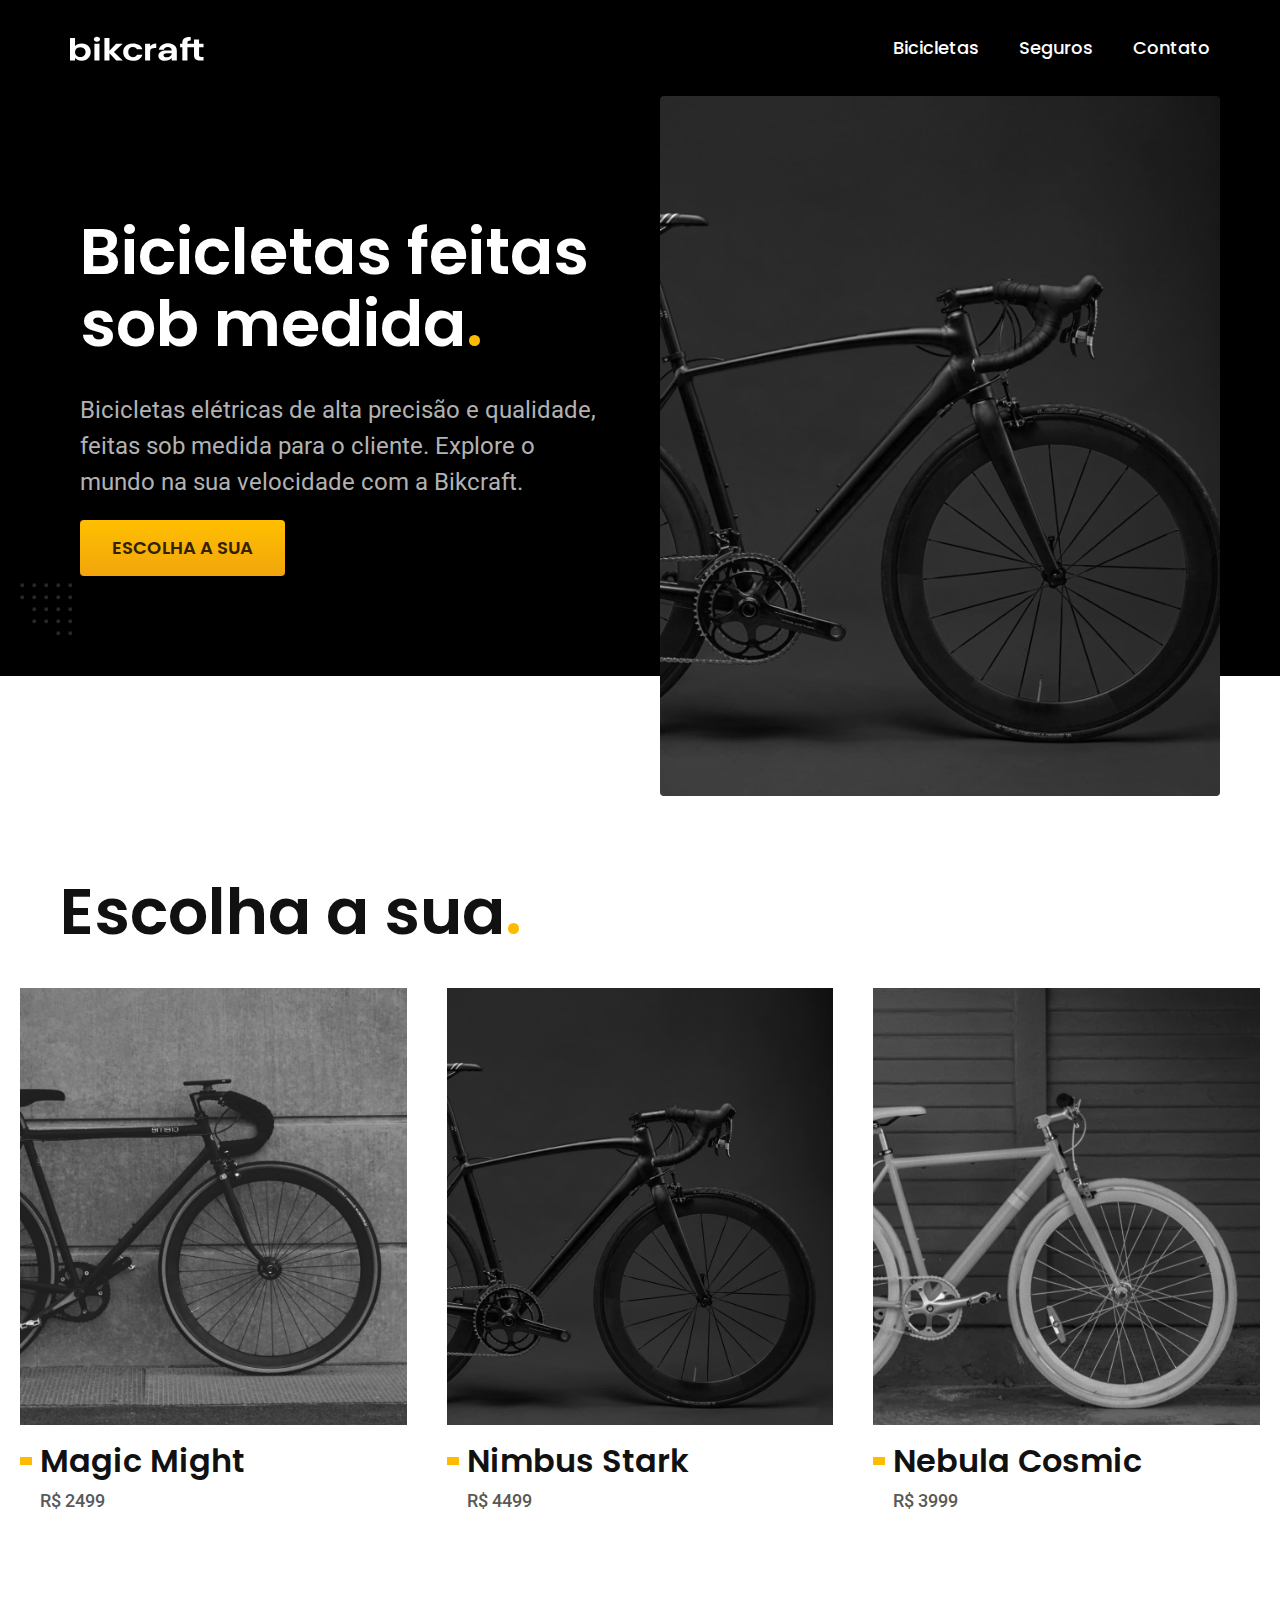
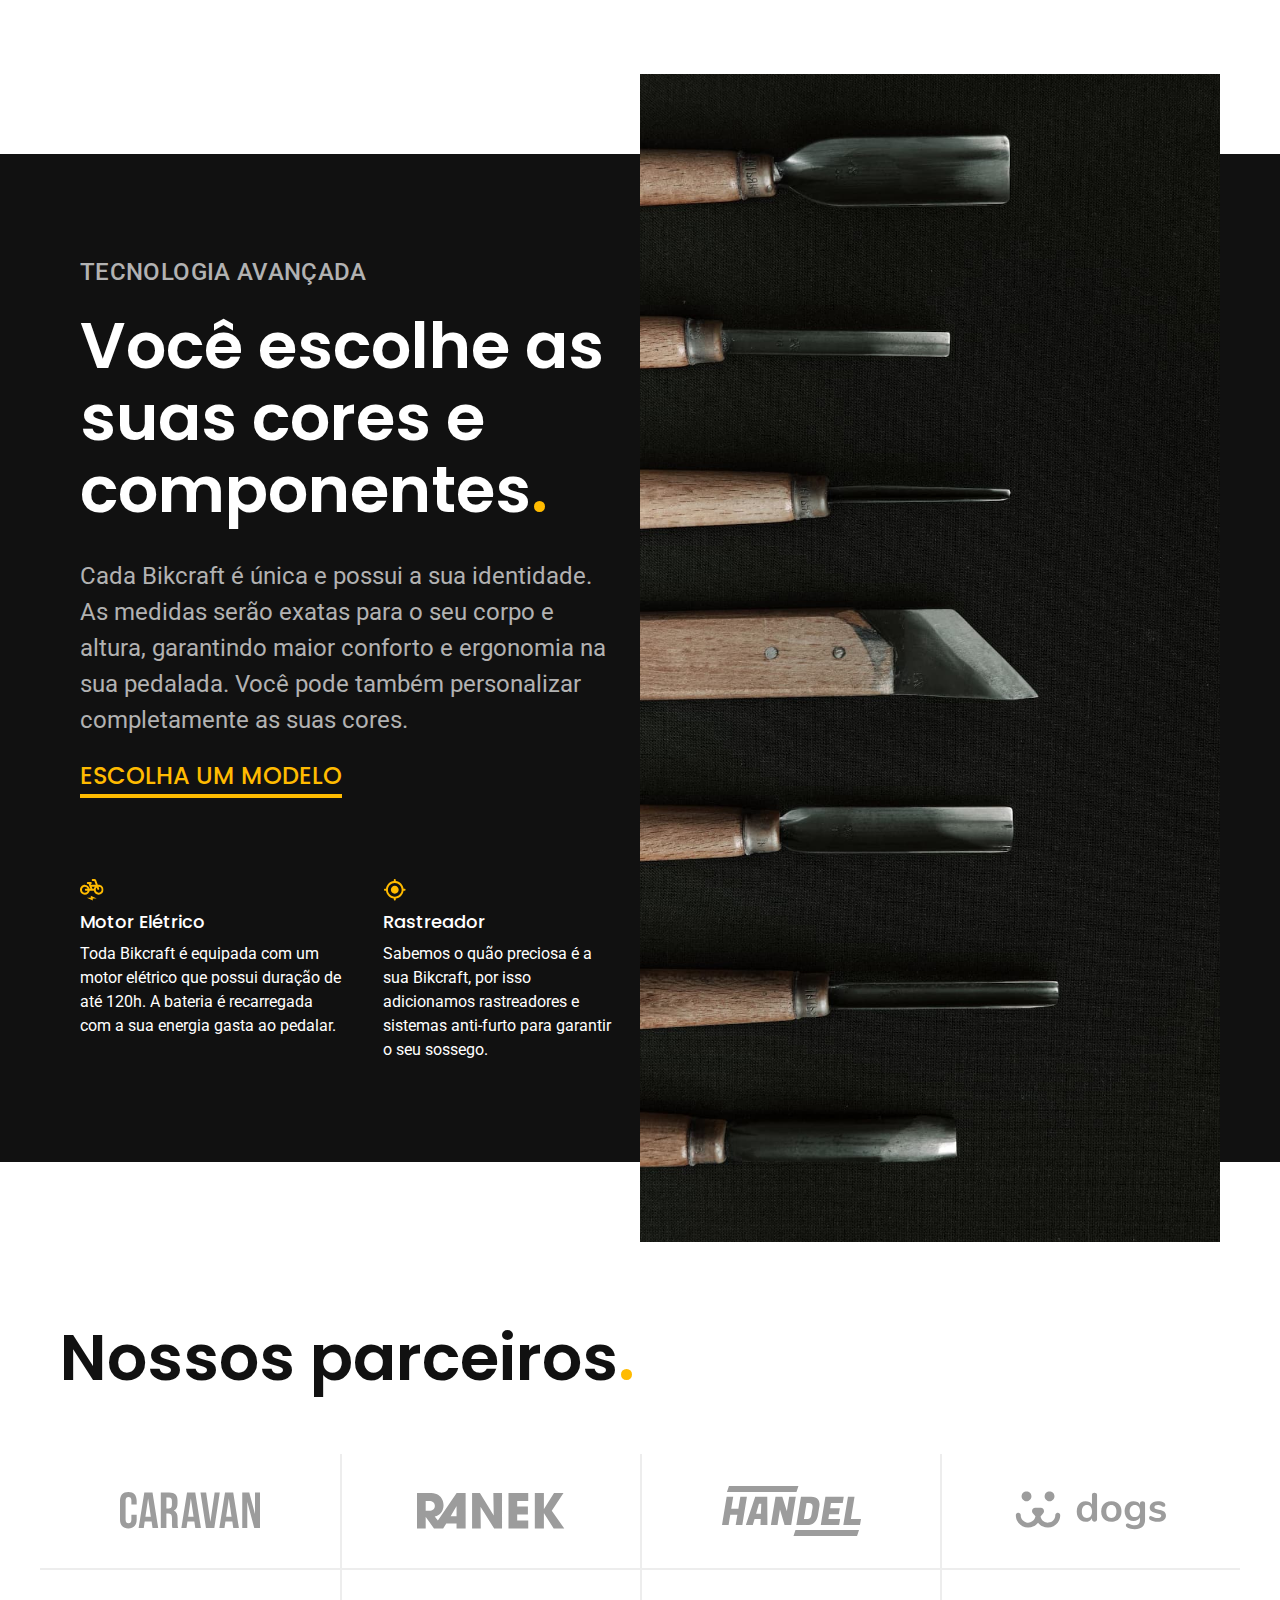
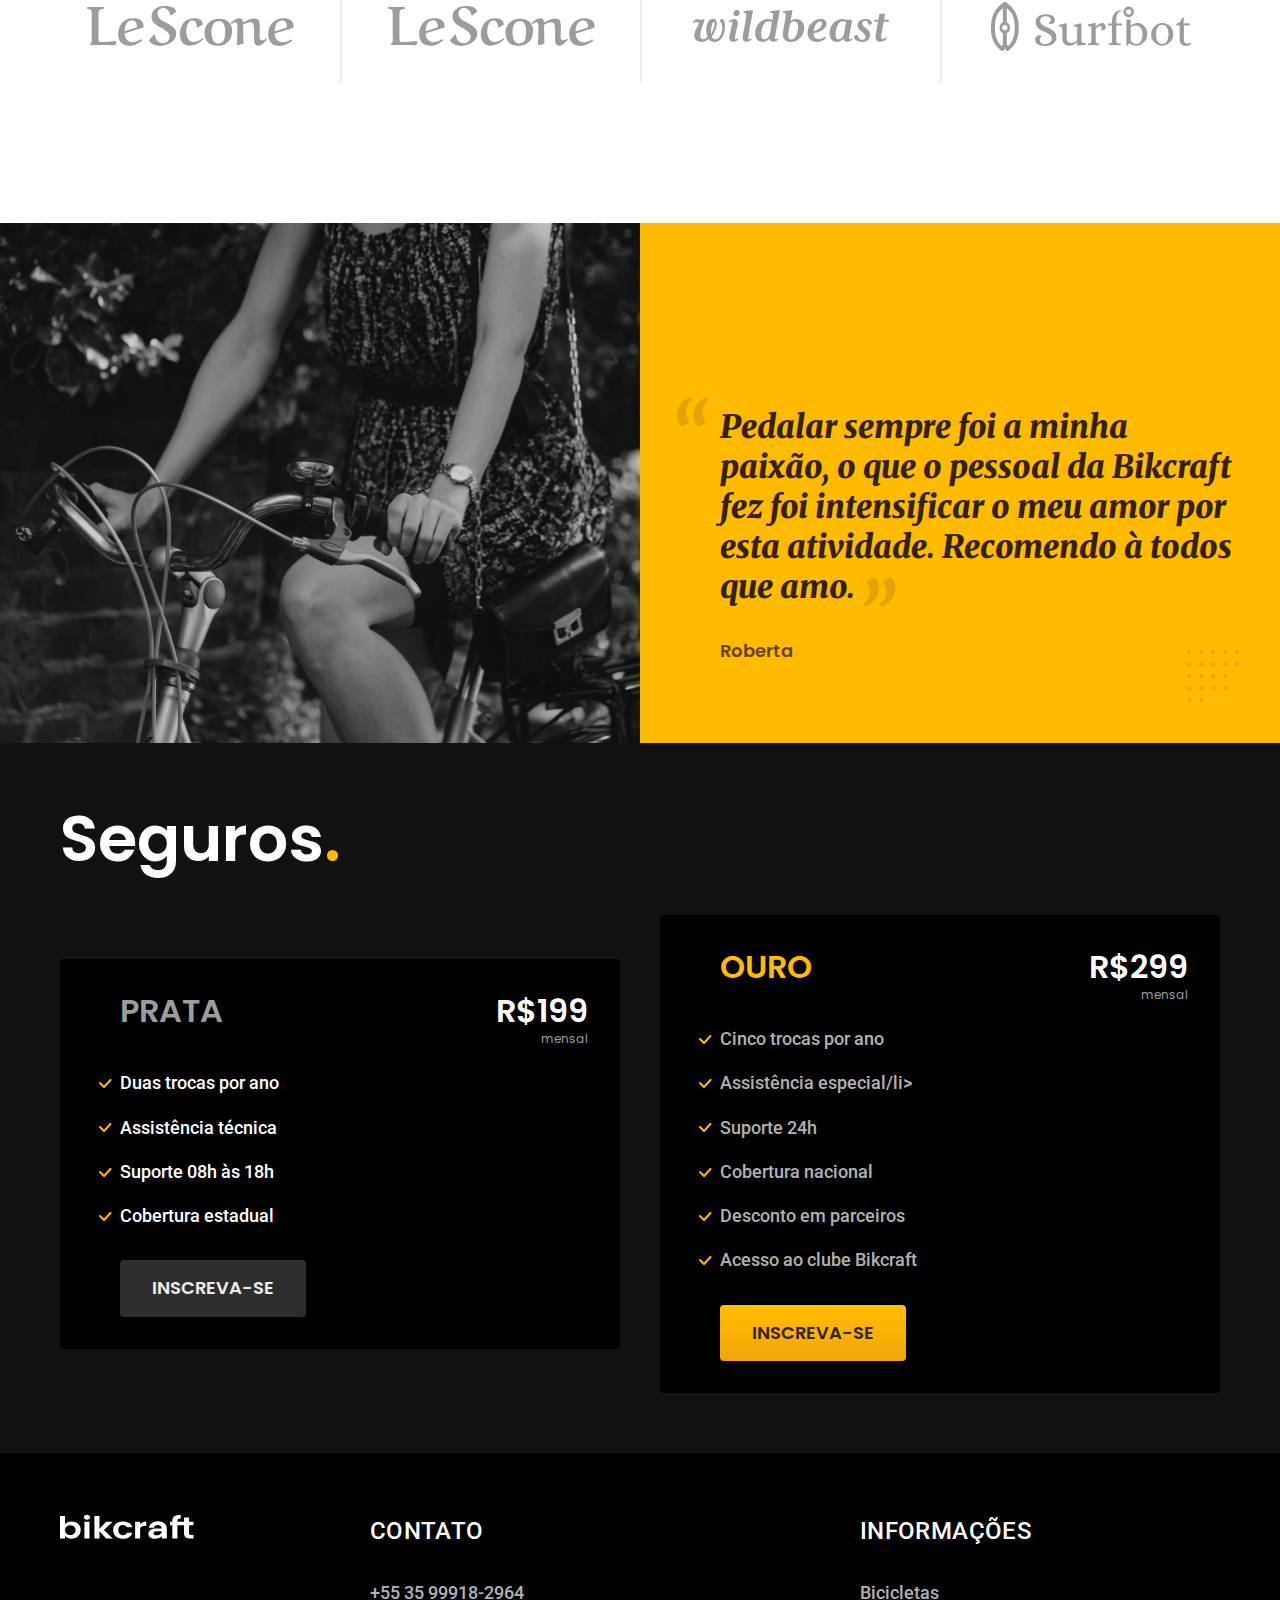
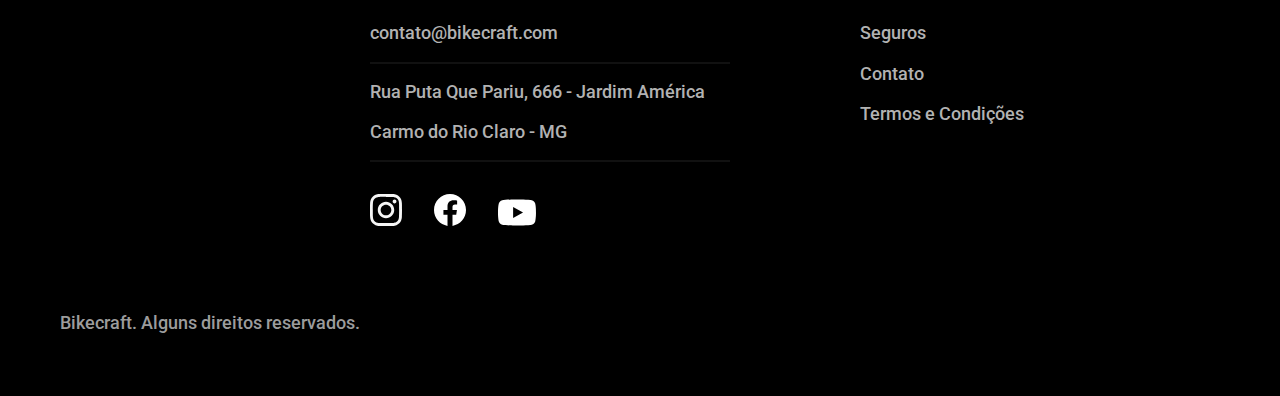
<file: index.html>
<!DOCTYPE html>
<html lang="pt-br">

<head>
  <meta charset="UTF-8">
  <meta name="viewport" content="width=device-width, initial-scale=1.0">
  <meta name="description" content="Bicicletas elétricas de alta precisão e qualidade,  feitas sob medida para o cliente. Explore o mundo na sua velocidade com a Bikcraft.">
  <title>Bikcraft - Bicicletas Elétricas</title>

  <link rel="stylesheet" href="./css/style.css">
  <link rel="preconnect" href="https://fonts.googleapis.com">
  <link rel="preconnect" href="https://fonts.gstatic.com" crossorigin>
  <link href="https://fonts.googleapis.com/css2?family=Merriweather:ital,wght@1,900&family=Poppins:wght@400;600&family=Roboto:wght@400;500&display=swap" rel="stylesheet">

</head>

<body>
  <header class="header-bg">
    <div class="header container">
      <a href="./">
        <img src="./img/bikcraft 2.svg" alt="Bikcraft">
      </a>
      <nav aria-label="primaria">
        <ul class="header-menu font-1-m cor-0">
          <li><a href="./bicicletas.html">Bicicletas</a></li>
          <li><a href="./seguros.html">Seguros</a></li>
          <li><a href="./contato.html">Contato</a></li>
        </ul>
      </nav>
    </div>
  </header>

  <main class="introducao-bg">
    <div class="introducao container">
      <div class="introducao-conteudo">
        <h1 class="font-1-xxl cor-0">Bicicletas feitas sob medida<span class="cor-p1">.</span></h1>
        <p class="font-2-l cor-5">Bicicletas elétricas de alta precisão e qualidade, feitas sob medida para o cliente. Explore o mundo na sua velocidade com a Bikcraft.</p>
        <a class="botao" href="./bicicletas.html">Escolha a sua</a>
      </div>
      <div>
        <img src="./img/fotos gerais/introdução.jpg" alt="Bicicleta elétrica preta.">
      </div>
    </div>
  </main>

  <article class="bicicletas-lista">
    <h2 class="container font-1-xxl">Escolha a sua<span class="cor-p1">.</span></h2>
    <ul>
      <li>
        <a href="./bicicletas/magic.html">
          <img src="./img/bicicletas/Magic-home.jpg" alt="Bicicleta preta">
          <h3 class="font-1-xl">Magic Might</h3>
          <span class="font-2-m cor-8">R$ 2499</span>
        </a>
      </li>
      <li>
        <a href="./bicicletas/nimbus.html">
          <img src="./img/bicicletas/nimbus-home.jpg" alt="Bicicleta preta">
          <h3 class="font-1-xl">Nimbus Stark</h3>
          <span class="font-2-m cor-8">R$ 4499</span>
        </a>
      </li>
      <li>
        <a href="./bicicletas/nebula.html">
          <img src="./img/bicicletas/nebula-home.jpg" alt="Bicicleta preta">
          <h3 class="font-1-xl">Nebula Cosmic</h3>
          <span class="font-2-m cor-8">R$ 3999</span>
        </a>
      </li>
    </ul>
  </article>

  <article class="tecnologia-bg">
    <div class="tecnologia container">
      <div class="tecnologia-conteudo">
        <span class="font-2-l-b cor-5">Tecnologia Avançada</span>
        <h2 class="font-1-xxl cor-0">Você escolhe as suas cores e componentes<span class="cor-p1">.</span></h2>
        <p class="font-2-l cor-5">Cada Bikcraft é única e possui a sua identidade. As medidas serão exatas para o seu corpo e altura, garantindo maior conforto e ergonomia na sua pedalada. Você pode também personalizar completamente as suas cores.</p>
        <a class="link" href="./bicicletas.html">Escolha um Modelo</a>
        <div class="tecnologia-vantagens">
          <div>
            <img src="./img/icones/eletrica.svg" alt="">
            <h3 class="font-1-m cor-0">Motor Elétrico</h3>
            <p class="font-2-s cor-0">Toda Bikcraft é equipada com um motor elétrico que possui duração de até 120h. A bateria é recarregada com a sua energia gasta ao pedalar.</p>
          </div>
          <div>
            <img src="./img/icones/rastreador.svg" alt="">
            <h3 class="font-1-m cor-0">Rastreador</h3>
            <p class="font-2-s cor-0">Sabemos o quão preciosa é a sua Bikcraft, por isso adicionamos rastreadores e sistemas anti-furto para garantir o seu sossego.</p>
          </div>
        </div>
      </div>
      <div class="tecnologia-imagem">
        <img src="./img/fotos gerais/tecnologia.jpg" alt="">
      </div>
    </div>
  </article>

  <section class="parceiros" aria-label="Nossos parceiros">
    <h2 class="container font-1-xxl">Nossos parceiros<span class="cor-p1">.</span></h2>

    <ul>
      <li><img src="./img/parceiros/caravan 1.svg" alt="caravan"></li>
      <li><img src="./img/parceiros/ranek 1-1.svg" alt="ranek"></li>
      <li><img src="./img/parceiros/handel 1.svg" alt="handel"></li>
      <li><img src="./img/parceiros/dogs 1.svg" alt="dogs"></li>
      <li><img src="./img/parceiros/lescone 1.svg" alt="lescone"></li>
      <li><img src="./img/parceiros/lescone 1.svg" alt=/lescone"></li>
      <li><img src="./img/parceiros/wildbeast 1.svg" alt="wildbeast"></li>
      <li><img src="./img/parceiros/surfbot 1.svg" alt="surfbot"></li>
    </ul>
  </section>

  <section class="depoimento" aria-label="Depoimento">
    <div>
      <img src="./img/fotos gerais/depoimento.jpg" alt="pessoa pedalando uma bikcraft">
    </div>
    <div class="depoimento-conteudo">
      <blockquote class="font-1-xl cor-p5">
        <p>Pedalar sempre foi a minha paixão, o que o pessoal da Bikcraft fez foi intensificar o meu amor por esta atividade. Recomendo à todos que amo.</p>
      </blockquote>
      <span class="font-1-m-b cor-p4">Roberta</span>
    </div>
  </section>

  <article class="seguros-bg">
    <div class="seguros container">
      <h2 class="font-1-xxl cor-0">Seguros<span class="cor-p1">.</span></h2>
      <div class="seguros-item">
        <h3 class="font-1-xl cor-6">PRATA</h3>
        <span class="font-1-xl cor-0">R$199 <span class="font-1-xs cor-6">mensal</span></span>
        <ul class="font-2-m cor-0">
          <li>Duas trocas por ano</li>
          <li>Assistência técnica</li>
          <li>Suporte 08h às 18h</li>
          <li>Cobertura estadual</li>
        </ul>
        <a class="botao secundario" href="./orcamento.html">Inscreva-se</a>
      </div>

      <div class="seguros-item">
        <h3 class="font-1-xl cor-p1">OURO</h3>
        <span class="font-1-xl cor-0">R$299 <span class="font-1-xs cor-6">mensal</span></span>
        <ul class="font-2-m cor-5">
          <li>Cinco trocas por ano</li>
          <li>Assistência especial/li>
          <li>Suporte 24h</li>
          <li>Cobertura nacional</li>
          <li>Desconto em parceiros</li>
          <li>Acesso ao clube Bikcraft</li>
        </ul>
        <a class="botao" href="./orcamento.html">Inscreva-se</a>
      </div>
    </div>
  </article>

  <footer class="footer-bg">
    <div class="footer container">
      <img src="./img/bikcraft 2.svg" alt="">
      <div class="footer-contato">
        <h3 class="font-2-l-b cor-0">Contato</h3>
        <ul class="cor-5 font-2-m">
          <li><a href="tel:+5535999999999">+55 35 99918-2964</a></li>
          <li><a href="mailto:contato2bikecraft.com">contato@bikecraft.com</a></li>
          <li> Rua Puta Que Pariu, 666 - Jardim América</li>
          <li>Carmo do Rio Claro - MG</li>
        </ul>
        <div class="footer-redes">
          <a href="./">
            <img src="./img/redes/instagram.svg" alt="Instagram">
          </a>
          <a href="./">
            <img src="./img/redes/facebook.svg" alt="Facebook">
          </a>
          <a href="./">
            <img src="./img/redes/youtube.svg" alt="Youtube">
          </a>
        </div>
      </div>
      <div class="footer-informações">
        <h3 class="font-2-l-b cor-0">Informações</h3>
        <nav>
          <ul class="font-2-m cor-5">
            <li><a href="./bicicletas.html">Bicicletas</a></li>
            <li><a href="./seguros.html">Seguros</a></li>
            <li><a href="./contato.html">Contato</a></li>
            <li><a href="./termos.html">Termos e Condições</a></li>
          </ul>
          </ul>
        </nav>
      </div>
      <p class=" footer-copy font-2-m cor-6">Bikecraft. Alguns direitos reservados.</p>
    </div>
  </footer>
</body>

</html>
</file>
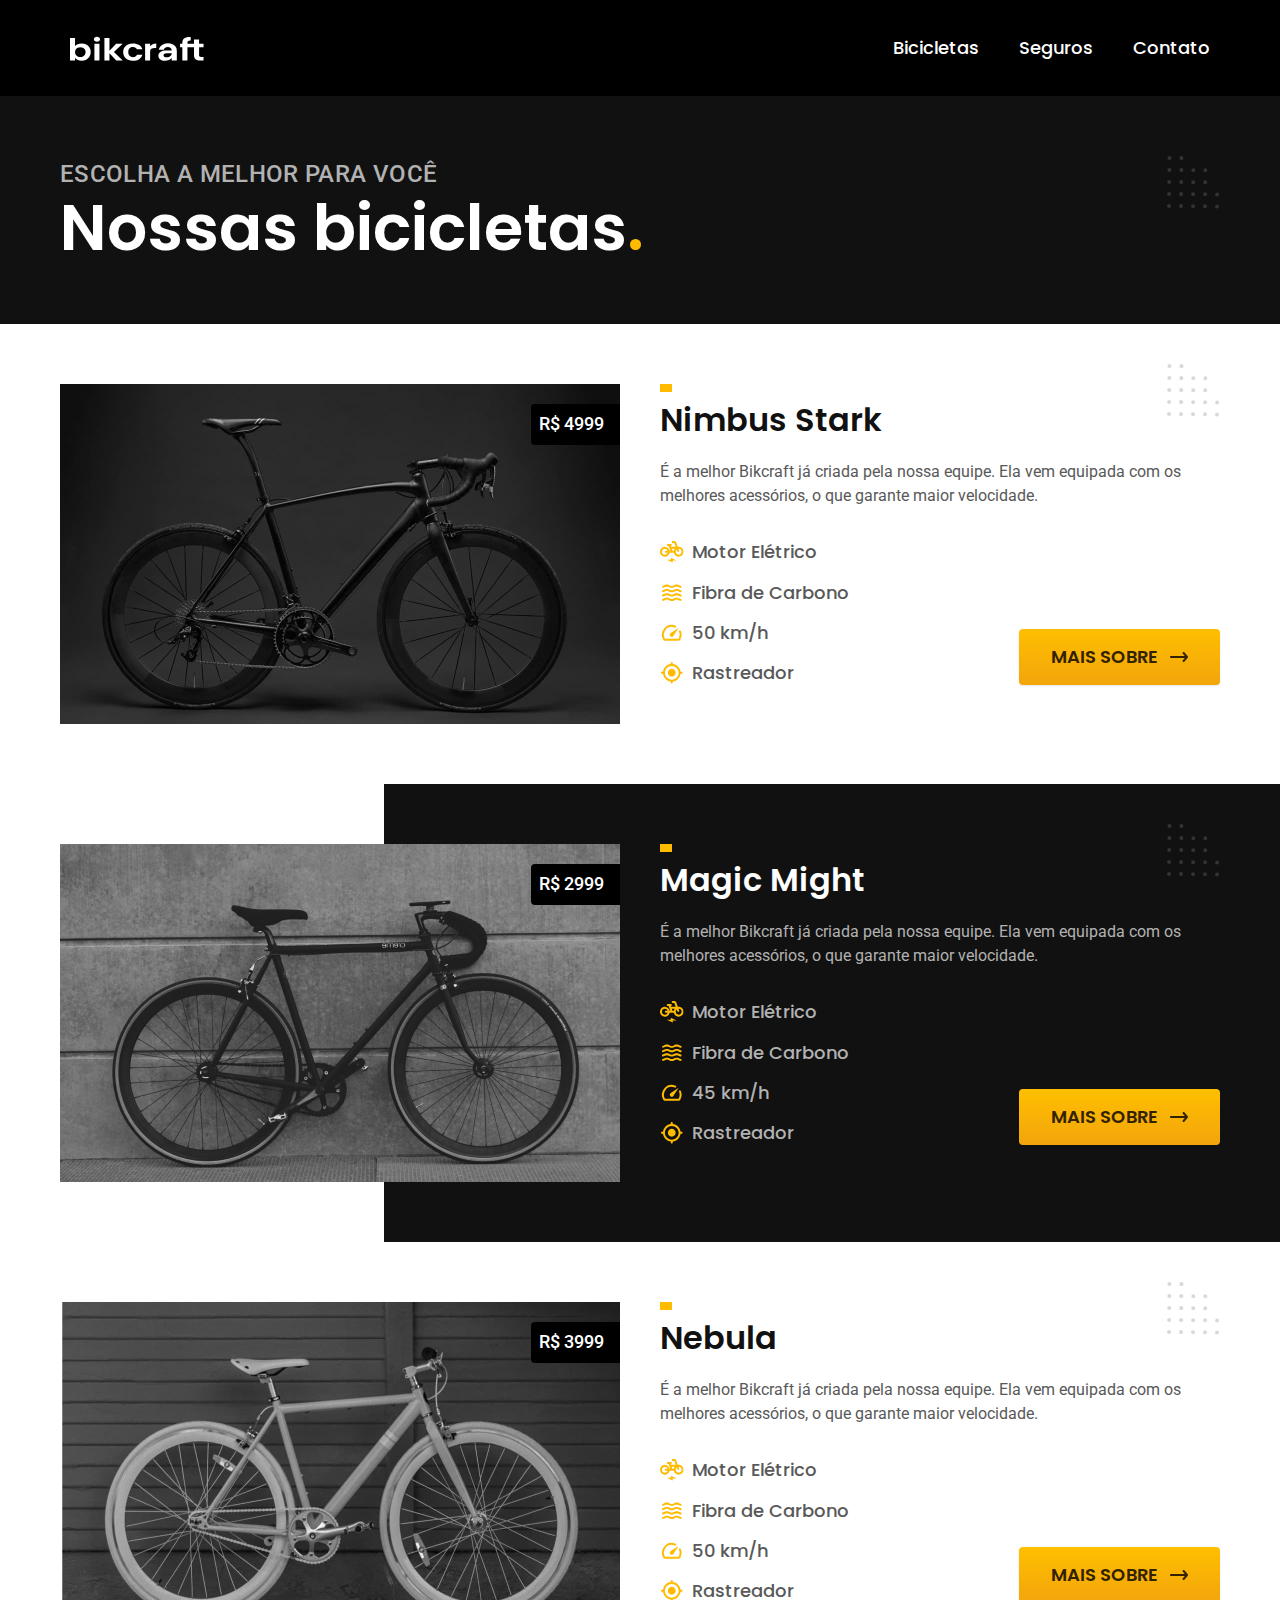
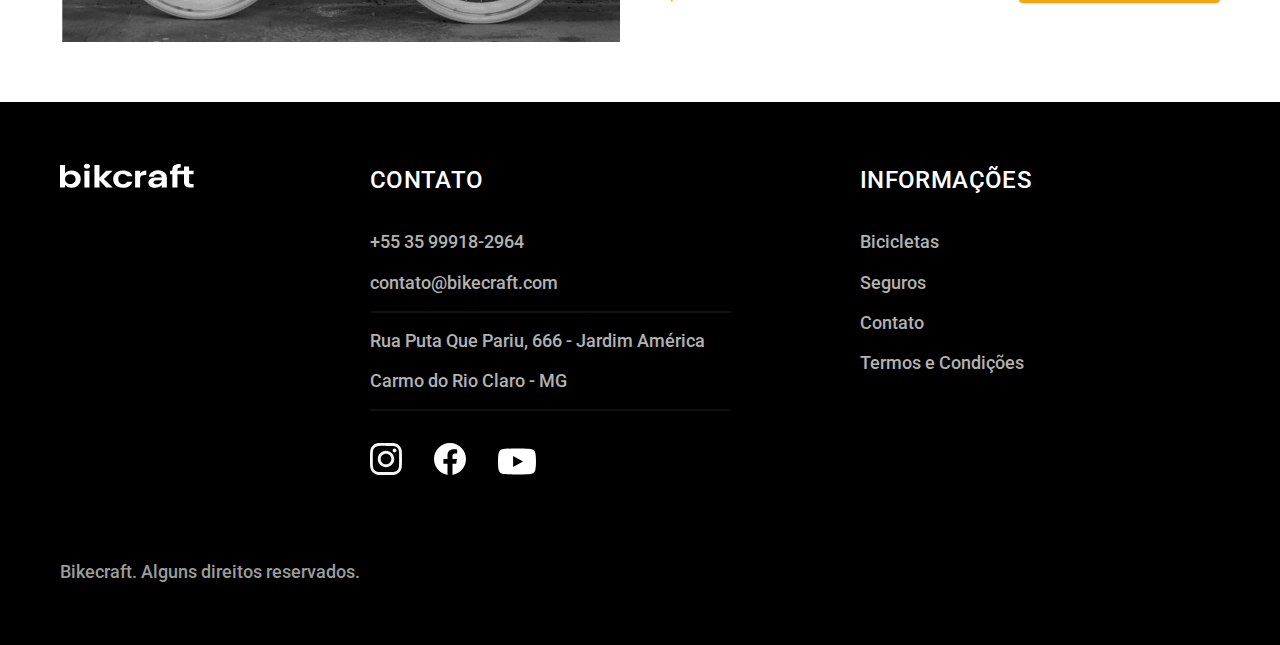
<file: bicicletas.html>
<!DOCTYPE html>
<html lang="pt-br">

<head>
  <meta charset="UTF-8">
  <meta name="viewport" content="width=device-width, initial-scale=1.0">
  <meta name="description" content="Termos e Condições.">
  <title>Termos e Condições | Bikcraft</title>

  <link rel="stylesheet" href="./css/style.css">
  <link rel="preconnect" href="https://fonts.googleapis.com">
  <link rel="preconnect" href="https://fonts.gstatic.com" crossorigin>
  <link href="https://fonts.googleapis.com/css2?family=Merriweather:ital,wght@1,900&family=Poppins:wght@400;600&family=Roboto:wght@400;500&display=swap" rel="stylesheet">

</head>

<body id="bicicletas">
  <header class="header-bg">
    <div class="header container">
      <a href="./">
        <img src="./img/bikcraft 2.svg" alt="Bikcraft">
      </a>
      <nav aria-label="primaria">
        <ul class="header-menu font-1-m cor-0">
          <li><a href="./bicicletas.html">Bicicletas</a></li>
          <li><a href="./seguros.html">Seguros</a></li>
          <li><a href="./contato.html">Contato</a></li>
        </ul>
      </nav>
    </div>
  </header>

  <main>
    <div class="titulo-bg">
      <div class="titulo container">
        <span class="font-2-l-b cor-5">Escolha a melhor para você</span>
        <h1 class="font-1-xxl cor-0">Nossas bicicletas<span class="cor-p1">.</span></h1>
      </div>
    </div>

    <div class="bicicletas container">
      <div class="bicicletas-img">
        <img src="./img/bicicletas/nimbus.jpg" alt="Bicicleta preta">
        <span class="font-2-m cor-0">R$ 4999</span>
      </div>
      <div class="bicicletas-conteudo">
        <h2 class="font-1-xl">Nimbus Stark</h2>
        <p class="font-2-s cor-8">É a melhor Bikcraft já criada pela nossa equipe. Ela vem equipada com os melhores acessórios, o que garante maior velocidade.</p>
        <ul class="font-1-m cor-8">
          <li><img src="./img/icones/eletrica.svg" alt="">Motor Elétrico</li>
          <li><img src="./img/icones/carbono.svg" alt="">Fibra de Carbono</li>
          <li><img src="./img/icones/velocidade.svg" alt="">50 km/h</li>
          <li><img src="./img/icones/rastreador.svg" alt="">Rastreador</li>
        </ul>
        <a class="botao seta" href="./bicicletas/nimbus.html">Mais Sobre</a>
      </div>
    </div>

    <div class="bicicletas-bg">
      <div class="bicicletas container">
        <div class="bicicletas-img">
          <img src="./img/bicicletas/magic.jpg" alt="Bicicleta preta">
          <span class="font-2-m cor-0">R$ 2999</span>
        </div>
        <div class="bicicletas-conteudo">
          <h2 class="font-1-xl cor-0">Magic Might</h2>
          <p class="font-2-s cor-5">É a melhor Bikcraft já criada pela nossa equipe. Ela vem equipada com os melhores acessórios, o que garante maior velocidade.</p>
          <ul class="font-1-m cor-5">
            <li><img src="./img/icones/eletrica.svg" alt="">Motor Elétrico</li>
            <li><img src="./img/icones/carbono.svg" alt="">Fibra de Carbono</li>
            <li><img src="./img/icones/velocidade.svg" alt="">45 km/h</li>
            <li><img src="./img/icones/rastreador.svg" alt="">Rastreador</li>
          </ul>
          <a class="botao seta" href="./bicicletas/magic.html">Mais Sobre</a>
        </div>
      </div>
    </div>

    <div class="bicicletas container">
      <div class="bicicletas-img">
        <img src="./img/bicicletas/nebula.jpg" alt="Bicicleta preta">
        <span class="font-2-m cor-0">R$ 3999</span>
      </div>
      <div class="bicicletas-conteudo">
        <h2 class="font-1-xl">Nebula</h2>
        <p class="font-2-s cor-8">É a melhor Bikcraft já criada pela nossa equipe. Ela vem equipada com os melhores acessórios, o que garante maior velocidade.</p>
        <ul class="font-1-m cor-8">
          <li><img src="./img/icones/eletrica.svg" alt="">Motor Elétrico</li>
          <li><img src="./img/icones/carbono.svg" alt="">Fibra de Carbono</li>
          <li><img src="./img/icones/velocidade.svg" alt="">50 km/h</li>
          <li><img src="./img/icones/rastreador.svg" alt="">Rastreador</li>
        </ul>
        <a class="botao seta" href="./bicicletas/nebula.html">Mais Sobre</a>
      </div>
    </div>



  </main>

  <footer class="footer-bg">
    <div class="footer container">
      <img src="./img/bikcraft 2.svg" alt="">
      <div class="footer-contato">
        <h3 class="font-2-l-b cor-0">Contato</h3>
        <ul class="cor-5 font-2-m">
          <li><a href="tel:+5535999999999">+55 35 99918-2964</a></li>
          <li><a href="mailto:contato2bikecraft.com">contato@bikecraft.com</a></li>
          <li> Rua Puta Que Pariu, 666 - Jardim América</li>
          <li>Carmo do Rio Claro - MG</li>
        </ul>
        <div class="footer-redes">
          <a href="./">
            <img src="./img/redes/instagram.svg" alt="Instagram">
          </a>
          <a href="./">
            <img src="./img/redes/facebook.svg" alt="Facebook">
          </a>
          <a href="./">
            <img src="./img/redes/youtube.svg" alt="Youtube">
          </a>
        </div>
      </div>
      <div class="footer-informações">
        <h3 class="font-2-l-b cor-0">Informações</h3>
        <nav>
          <ul class="font-2-m cor-5">
            <li><a href="./bicicletas.html">Bicicletas</a></li>
            <li><a href="./seguros.html">Seguros</a></li>
            <li><a href="./contato.html">Contato</a></li>
            <li><a href="./contato.html">Termos e Condições</a></li>
          </ul>
          </ul>
        </nav>
      </div>
      <p class=" footer-copy font-2-m cor-6">Bikecraft. Alguns direitos reservados.</p>
    </div>
  </footer>
</body>

</html>
</file>
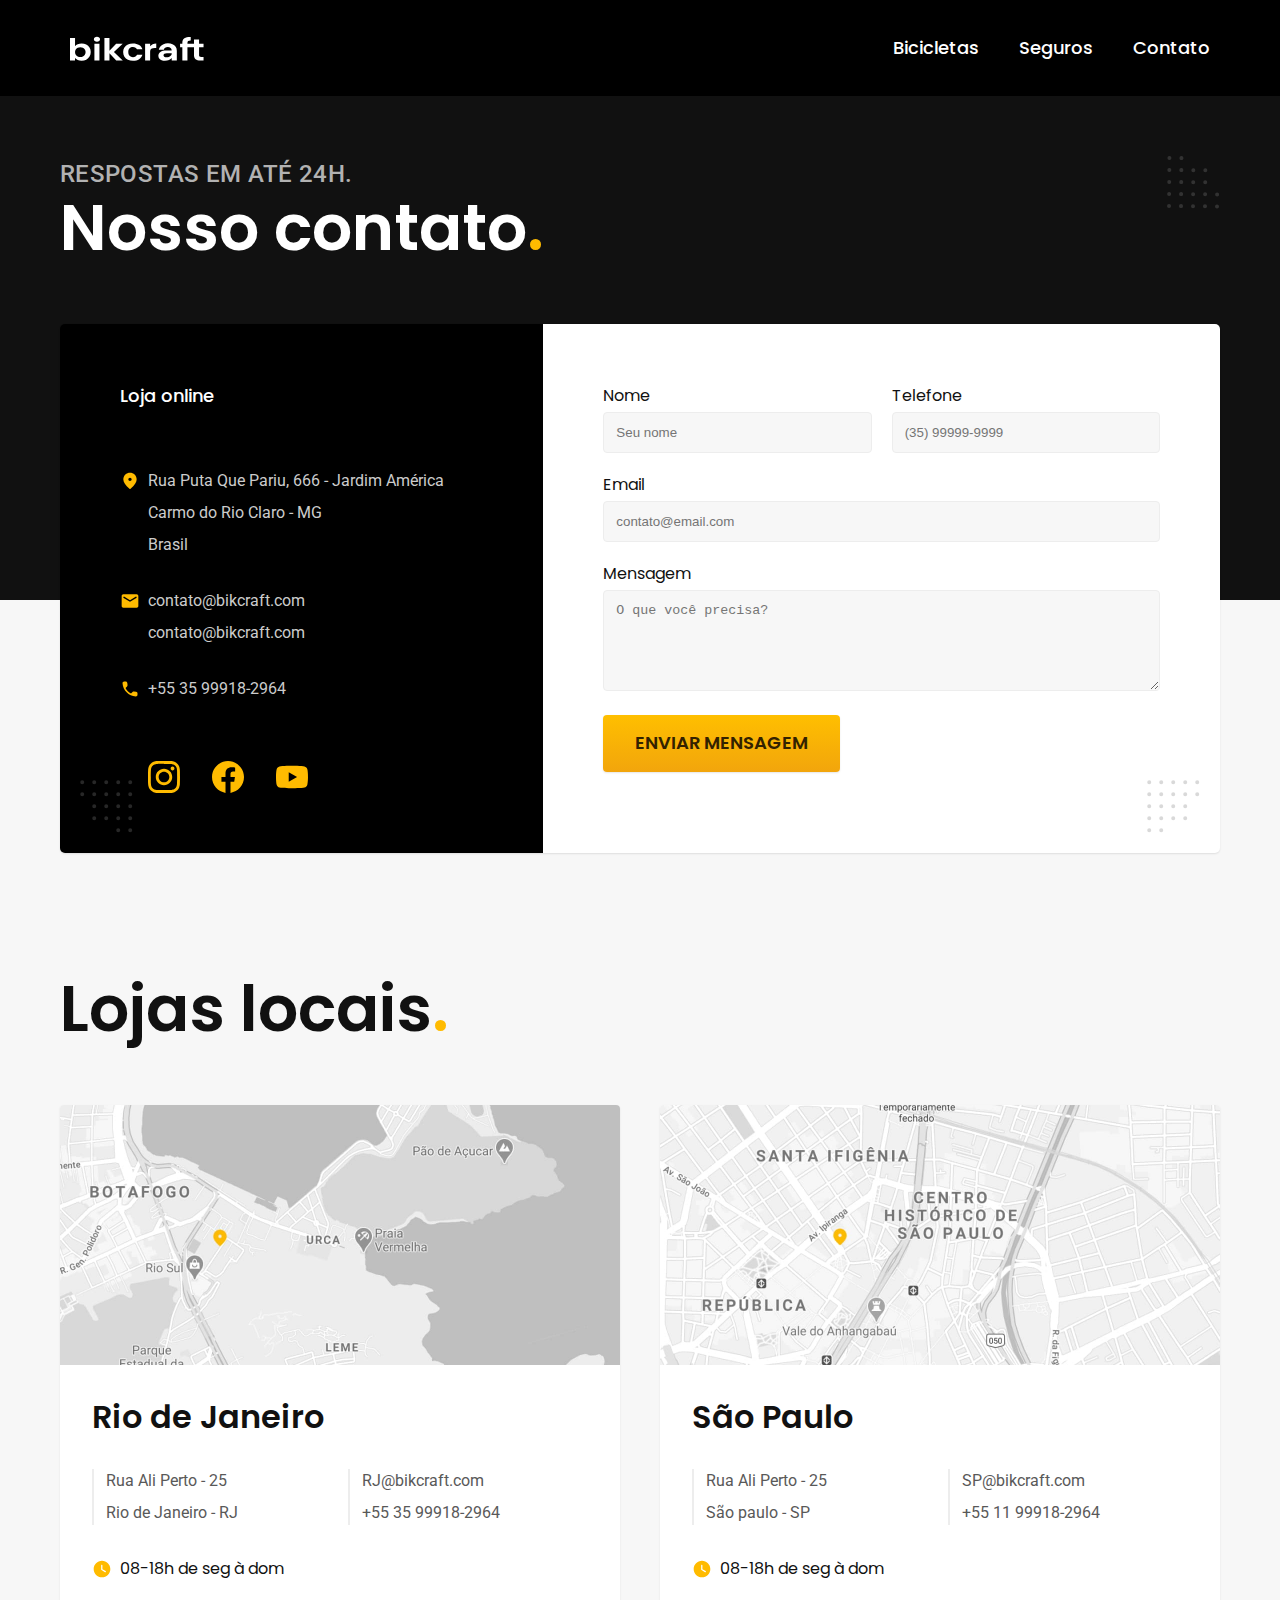
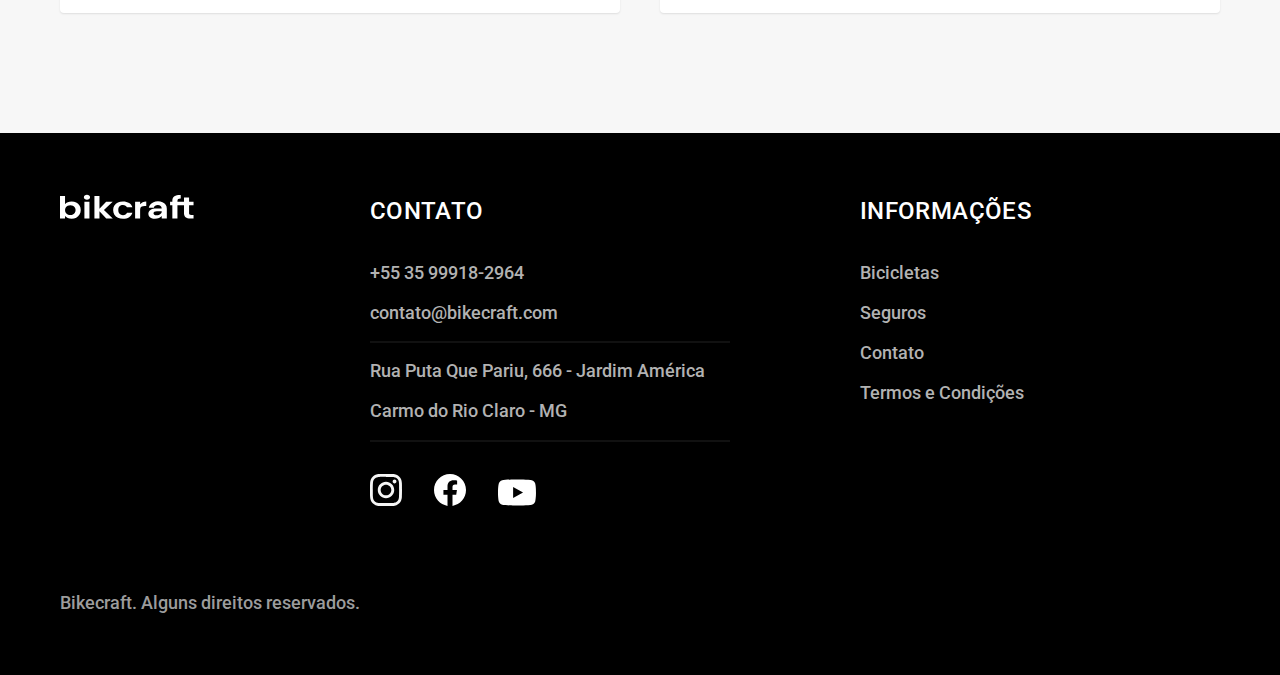
<file: contato.html>
<!DOCTYPE html>
<html lang="pt-br">

<head>
  <meta charset="UTF-8">
  <meta name="viewport" content="width=device-width, initial-scale=1.0">
  <meta name="description" content="Termos e Condições.">
  <title>Contato| Bikcraft</title>

  <link rel="stylesheet" href="./css/style.css">
  <link rel="preconnect" href="https://fonts.googleapis.com">
  <link rel="preconnect" href="https://fonts.gstatic.com" crossorigin>
  <link href="https://fonts.googleapis.com/css2?family=Merriweather:ital,wght@1,900&family=Poppins:wght@400;600&family=Roboto:wght@400;500&display=swap" rel="stylesheet">

</head>

<body id="contato">
  <header class="header-bg">
    <div class="header container">
      <a href="./">
        <img src="./img/bikcraft 2.svg" alt="Bikcraft">
      </a>
      <nav aria-label="primaria">
        <ul class="header-menu font-1-m cor-0">
          <li><a href="./bicicletas.html">Bicicletas</a></li>
          <li><a href="./seguros.html">Seguros</a></li>
          <li><a href="./contato.html">Contato</a></li>
        </ul>
      </nav>
    </div>
  </header>

  <main>
    <div class="titulo-bg">
      <div class="titulo container">
        <span class="font-2-l-b cor-5">Respostas em até 24h.</span>
        <h1 class="font-1-xxl cor-0">Nosso contato<span class="cor-p1">.</span></h1>
      </div>
    </div>

    <div class="contato container">
      <section class="contato-dados" aria-label="Endereço">
        <h2 class="font-1-m cor-0">Loja online</h2>
        <div class="contato-endereco font-2-s cor-4">
          <p>Rua Puta Que Pariu, 666 - Jardim América</p>
          <p>Carmo do Rio Claro - MG</p>
          <p>Brasil</p>
        </div>
        <address class="contato-meios font-2-s cor-4">
          <a href="mailto:contato@bikcraft.com">contato@bikcraft.com</a>
          <a href="mailto:contato@bikcraft.com">contato@bikcraft.com</a>
          <a href="tel:+5535999999999">+55 35 99918-2964</a>
        </address>
        <div class="contato-redes">
          <a href="./">
            <img src="./img/redes/instagram-p.svg" alt="Instagram">
          </a>
          <a href="./">
            <img src="./img/redes/facebook-p.svg" alt="Facebook">
          </a>
          <a href="./">
            <img src="./img/redes/youtube-p.svg" alt="Youtube">
          </a>
        </div>
      </section>
      <section class="contato-formulario" aria-label="Formulário">
        <form class="form" action="./contato.html">
          <div>
            <label for="nome">Nome</label>
            <input type="text" id="nome" name="nome" placeholder="Seu nome">
          </div>
          <div>
            <label for="telefone">Telefone</label>
            <input type="text" id="telefone" name="telefone" placeholder="(35) 99999-9999">
          </div>
          <div class="col-2">
            <label for="email">Email</label>
            <input type="email" id="email" name="email" placeholder="contato@email.com">
          </div>
          <div class="col-2">
            <label for="mensagem">Mensagem</label>
            <textarea rows="5" id="mensagem" name="mensagem" placeholder="O que você precisa?"></textarea>
          </div>
          <button class="botao col-2">Enviar Mensagem</button>
        </form>
      </section>
    </div>
  </main>

  <article class="lojas container">
    <h2 class="font-1-xxl">Lojas locais<span class="cor-p1">.</span></h2>
    <div class="lojas-item">
      <img src="./img/lojas/cidade.jpg" alt="mapa marcando em Rua Puta que Pariu, 25 - RJ">
      <div class="lojas-conteudo">
        <h3 class="font-1-xl">Rio de Janeiro</h3>
        <div class="lojas-dados font-2-s cor-8">
          <p>Rua Ali Perto - 25</p>
          <p>Rio de Janeiro - RJ</p>
        </div>
        <div class="lojas-dados font-2-s cor-8">
          <a href="mailto:RJ@bikcraft.com">RJ@bikcraft.com</a>
          <a href="tel:+5535999999999">+55 35 99918-2964</a>
        </div>
        <p class="lojas-tempo font-1-s"><img src="./img/icones/horario.svg" alt="">08-18h de seg à dom</p>
      </div>
    </div>

    <div class="lojas-item">
      <img src="./img/lojas/cidade2.jpg" alt="mapa marcando em Rua Puta que Pariu, 25 - SP">
      <div class="lojas-conteudo">
        <h3 class="font-1-xl">São Paulo</h3>
        <div class="lojas-dados font-2-s cor-8">
          <p>Rua Ali Perto - 25</p>
          <p>São paulo - SP</p>
        </div>
        <div class="lojas-dados font-2-s cor-8">
          <a href="mailto:SP@bikcraft.com">SP@bikcraft.com</a>
          <a href="tel:+5535999999999">+55 11 99918-2964</a>
        </div>
        <p class="lojas-tempo font-1-s"><img src="./img/icones/horario.svg" alt="">08-18h de seg à dom</p>
      </div>
    </div>
  </article>

  <footer class="footer-bg">
    <div class="footer container">
      <img src="./img/bikcraft 2.svg" alt="">
      <div class="footer-contato">
        <h3 class="font-2-l-b cor-0">Contato</h3>
        <ul class="cor-5 font-2-m">
          <li><a href="tel:+5535999999999">+55 35 99918-2964</a></li>
          <li><a href="mailto:contato2bikecraft.com">contato@bikecraft.com</a></li>
          <li> Rua Puta Que Pariu, 666 - Jardim América</li>
          <li>Carmo do Rio Claro - MG</li>
        </ul>
        <div class="footer-redes">
          <a href="./">
            <img src="./img/redes/instagram.svg" alt="Instagram">
          </a>
          <a href="./">
            <img src="./img/redes/facebook.svg" alt="Facebook">
          </a>
          <a href="./">
            <img src="./img/redes/youtube.svg" alt="Youtube">
          </a>
        </div>
      </div>
      <div class="footer-informações">
        <h3 class="font-2-l-b cor-0">Informações</h3>
        <nav>
          <ul class="font-2-m cor-5">
            <li><a href="./bicicletas.html">Bicicletas</a></li>
            <li><a href="./seguros.html">Seguros</a></li>
            <li><a href="./contato.html">Contato</a></li>
            <li><a href="./contato.html">Termos e Condições</a></li>
          </ul>
          </ul>
        </nav>
      </div>
      <p class=" footer-copy font-2-m cor-6">Bikecraft. Alguns direitos reservados.</p>
    </div>
  </footer>
</body>

</html>
</file>
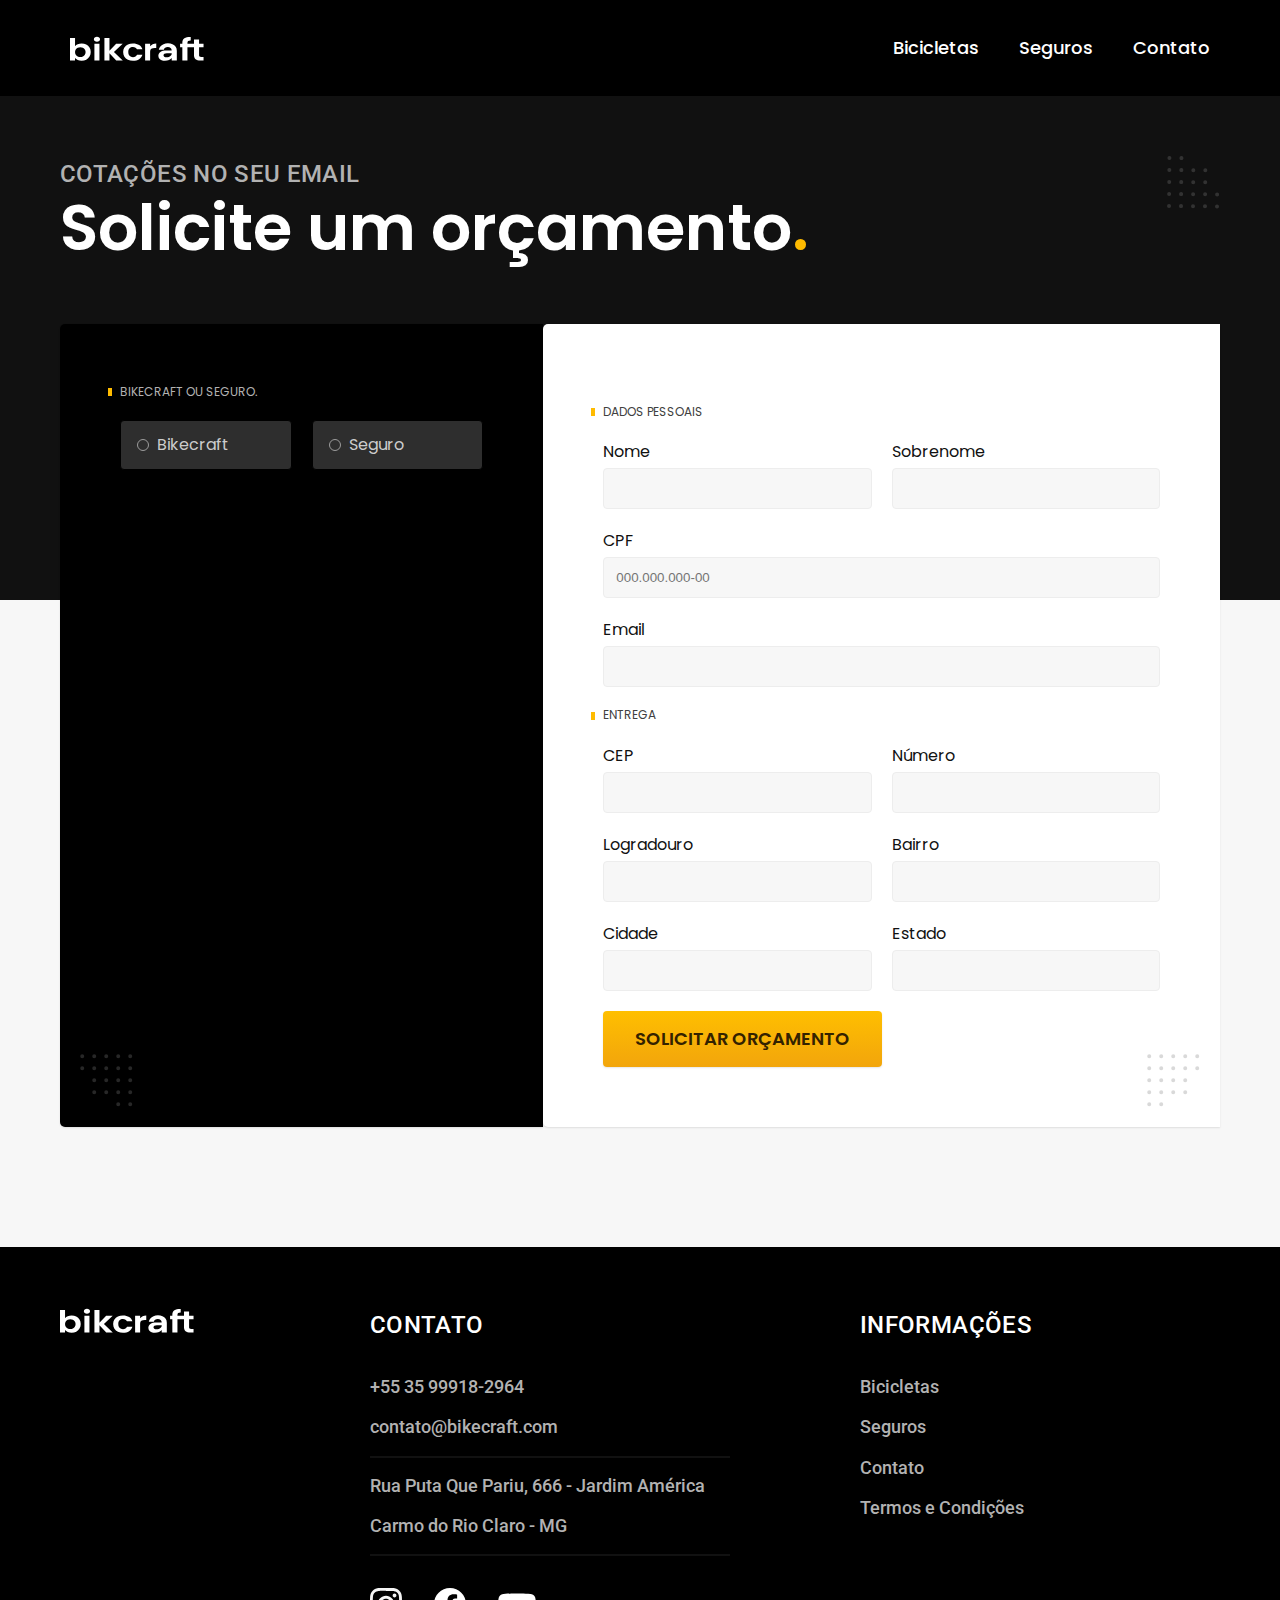
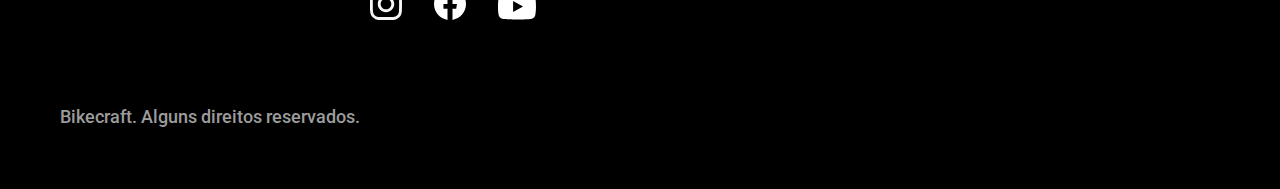
<file: orcamento.html>
<!DOCTYPE html>
<html lang="pt-br">

<head>
  <meta charset="UTF-8">
  <meta name="viewport" content="width=device-width, initial-scale=1.0">
  <meta name="description" content="Termos e Condições.">
  <title>Orçamento</title>

  <link rel="stylesheet" href="./css/style.css">
  <link rel="preconnect" href="https://fonts.googleapis.com">
  <link rel="preconnect" href="https://fonts.gstatic.com" crossorigin>
  <link href="https://fonts.googleapis.com/css2?family=Merriweather:ital,wght@1,900&family=Poppins:wght@400;600&family=Roboto:wght@400;500&display=swap" rel="stylesheet">

</head>

<body id="orcamento">
  <header class="header-bg">
    <div class="header container">
      <a href="./">
        <img src="./img/bikcraft 2.svg" alt="Bikcraft">
      </a>
      <nav aria-label="primaria">
        <ul class="header-menu font-1-m cor-0">
          <li><a href="./bicicletas.html">Bicicletas</a></li>
          <li><a href="./seguros.html">Seguros</a></li>
          <li><a href="./contato.html">Contato</a></li>
        </ul>
      </nav>
    </div>
  </header>

  <main>
    <div class="titulo-bg">
      <div class="titulo container">
        <span class="font-2-l-b cor-5">Cotações no seu email</span>
        <h1 class="font-1-xxl cor-0">Solicite um orçamento<span class="cor-p1">.</span></h1>
      </div>
    </div>

    <form class="orcamento container" action="./">
      <div class="orcamento-produto">
        <h2 class="font-1-xs cor-5">Bikecraft ou seguro.</h2>

        <input type="radio" name="tipo" value="bikcraft" id="bikecraft">
        <label for="bikecraft">Bikecraft</label>

        <input type="radio" name="tipo" value="seguro" id="seguro">
        <label for="seguro">Seguro</label>

        <div class="orcamento-conteudo" id="orcamento-bikecraft">
          <h2 class="font-1-xs cor-5">Escolha a sua</h2>

          <input type="radio" name="produto" value="nimbus" id="nimbus">
          <label for="nimbus">Nimbus Stark <span>R$4999</span></label>
          <div class="orcamento-detalhes">
            <ul class="font-1-xs cor-8">
              <li><img src="./img/icones/eletrica.svg" alt="">Motor Elétrico</li>
              <li><img src="./img/icones/carbono.svg" alt="">Fibra de Carbono</li>
              <li><img src="./img/icones/velocidade.svg" alt="">50 km/h</li>
              <li><img src="./img/icones/rastreador.svg" alt="">Rastreador</li>
            </ul>
            <img src="./img/bicicletas/nimbus.jpg" alt="Bicicleta preta">
          </div>

          <input type="radio" name="produto" value="magic" id="magic">
          <label for="magic">Magic Might <span>R$2499</span></label>
          <div class="orcamento-detalhes">
            <ul class="font-1-xs cor-8">
              <li><img src="./img/icones/eletrica.svg" alt="">Motor Elétrico</li>
              <li><img src="./img/icones/carbono.svg" alt="">Fibra de Carbono</li>
              <li><img src="./img/icones/velocidade.svg" alt="">45 km/h</li>
              <li><img src="./img/icones/rastreador.svg" alt="">Rastreador</li>
            </ul>
            <img src="./img/bicicletas/magic.jpg" alt="Bicicleta preta">
          </div>

          <input type="radio" name="produto" value="nebula" id="nebula">
          <label for="nebula">Nebula Cosmic <span>R$3999</span></label>
          <div class="orcamento-detalhes">
            <ul class="font-1-xs cor-8">
              <li><img src="./img/icones/eletrica.svg" alt="">Motor Elétrico</li>
              <li><img src="./img/icones/carbono.svg" alt="">Fibra de Carbono</li>
              <li><img src="./img/icones/velocidade.svg" alt="">40 km/h</li>
              <li><img src="./img/icones/rastreador.svg" alt="">Rastreador</li>
            </ul>
            <img src="./img/bicicletas/nebula.jpg" alt="Bicicleta branca">
          </div>
        </div>

        <div class="orcamento-conteudo" id="orcamento-seguro">
          <h2 class="font-1-xs cor-5">Escolha o plano</h2>

          <input type="radio" name="produto" value="prata" id="prata">
          <label for="prata">Prata <span>R$199</span></label>

          <input type="radio" name="produto" value="ouro" id="ouro">
          <label for="ouro">Ouro <span>R$299</span></label>
        </div>

      </div>
      <div class="orcamento-dados form">
        <h2 class="font-1-xs cor-9 col-2">Dados pessoais</h2>
        <div>
          <label for="nome">Nome</label>
          <input type="text" id="nome" name="nome">
        </div>
        <div>
          <label for="sobrenome">Sobrenome</label>
          <input type="text" id="sobrenome" name="sobrenome">
        </div>
        <div class="col-2">
          <label for="cpf">CPF</label>
          <input type="text" id="cpf" name="cpf" placeholder="000.000.000-00">
        </div>
        <div class="col-2">
          <label for="email">Email</label>
          <input type="email" id="email" name="email">
        </div>
        <h2 class="font-1-xs cor-9 col-2">Entrega</h2>
        <div>
          <label for="cep">CEP</label>
          <input type="text" id="cep" name="cep">
        </div>
        <div>
          <label for="numero">Número</label>
          <input type="text" id="numero" name="numero">
        </div>
        <div>
          <label for="logradouro">Logradouro</label>
          <input type="text" id="logradouro" name="logradouro">
        </div>
        <div>
          <label for="bairro">Bairro</label>
          <input type="text" id="bairro" name="bairro">
        </div>
        <div>
          <label for="cidade">Cidade</label>
          <input type="text" id="cidade" name="cidade">
        </div>
        <div>
          <label for="estado">Estado</label>
          <input type="text" id="estado" name="estado">
        </div>
        <button class="botao col-2">Solicitar orçamento</button>
      </div>
    </form>
  </main>

  <footer class="footer-bg">
    <div class="footer container">
      <img src="./img/bikcraft 2.svg" alt="">
      <div class="footer-contato">
        <h3 class="font-2-l-b cor-0">Contato</h3>
        <ul class="cor-5 font-2-m">
          <li><a href="tel:+5535999999999">+55 35 99918-2964</a></li>
          <li><a href="mailto:contato2bikecraft.com">contato@bikecraft.com</a></li>
          <li> Rua Puta Que Pariu, 666 - Jardim América</li>
          <li>Carmo do Rio Claro - MG</li>
        </ul>
        <div class="footer-redes">
          <a href="./">
            <img src="./img/redes/instagram.svg" alt="Instagram">
          </a>
          <a href="./">
            <img src="./img/redes/facebook.svg" alt="Facebook">
          </a>
          <a href="./">
            <img src="./img/redes/youtube.svg" alt="Youtube">
          </a>
        </div>
      </div>
      <div class="footer-informações">
        <h3 class="font-2-l-b cor-0">Informações</h3>
        <nav>
          <ul class="font-2-m cor-5">
            <li><a href="./bicicletas.html">Bicicletas</a></li>
            <li><a href="./seguros.html">Seguros</a></li>
            <li><a href="./contato.html">Contato</a></li>
            <li><a href="./contato.html">Termos e Condições</a></li>
          </ul>
          </ul>
        </nav>
      </div>
      <p class=" footer-copy font-2-m cor-6">Bikecraft. Alguns direitos reservados.</p>
    </div>
  </footer>
</body>

</html>
</file>
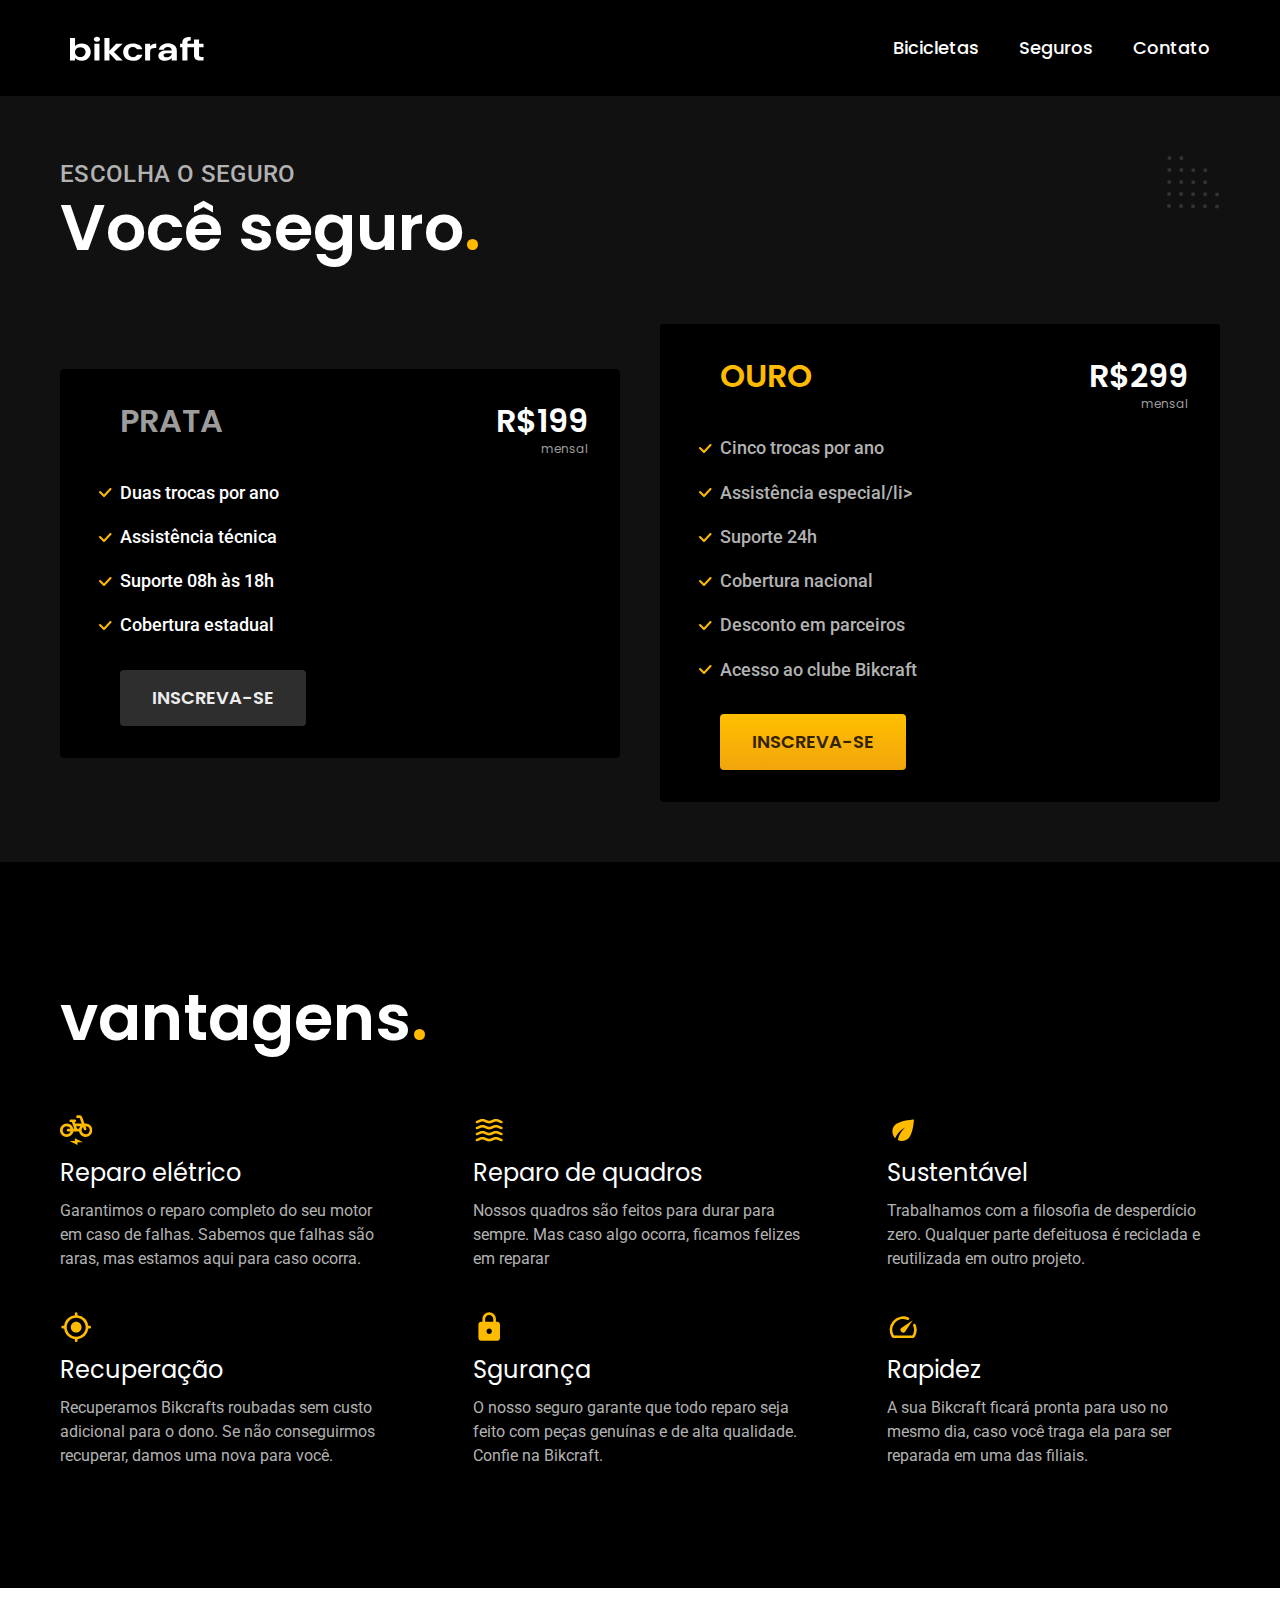
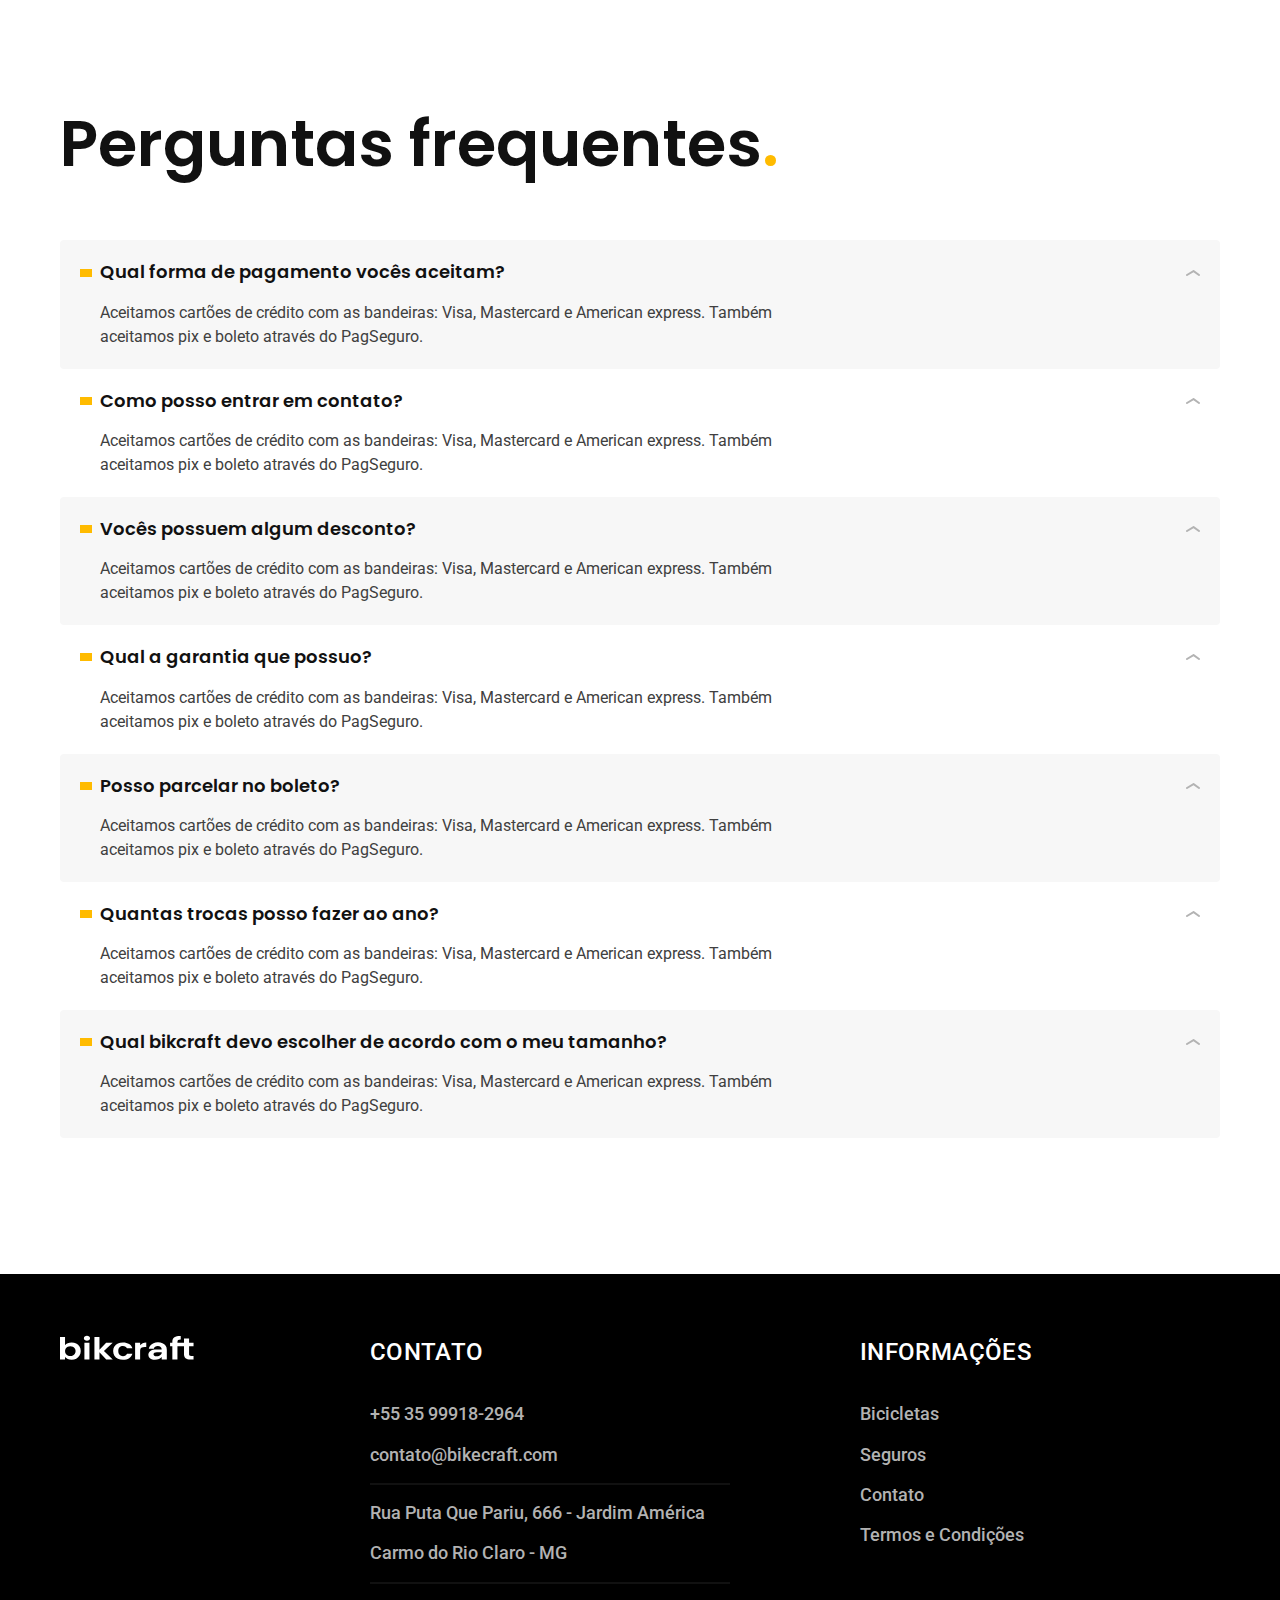
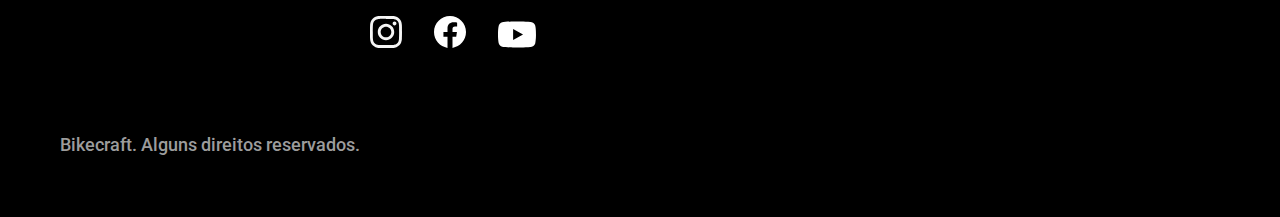
<file: seguros.html>
<!DOCTYPE html>
<html lang="pt-br">

<head>
  <meta charset="UTF-8">
  <meta name="viewport" content="width=device-width, initial-scale=1.0">
  <meta name="description" content="Termos e Condições.">
  <title>Seguros | Bikcraft</title>

  <link rel="stylesheet" href="./css/style.css">
  <link rel="preconnect" href="https://fonts.googleapis.com">
  <link rel="preconnect" href="https://fonts.gstatic.com" crossorigin>
  <link href="https://fonts.googleapis.com/css2?family=Merriweather:ital,wght@1,900&family=Poppins:wght@400;600&family=Roboto:wght@400;500&display=swap" rel="stylesheet">

</head>

<body id="seguros">
  <header class="header-bg">
    <div class="header container">
      <a href="./">
        <img src="./img/bikcraft 2.svg" alt="Bikcraft">
      </a>
      <nav aria-label="primaria">
        <ul class="header-menu font-1-m cor-0">
          <li><a href="./bicicletas.html">Bicicletas</a></li>
          <li><a href="./seguros.html">Seguros</a></li>
          <li><a href="./contato.html">Contato</a></li>
        </ul>
      </nav>
    </div>
  </header>

  <main class="seguros-bg">
    <div class="titulo-bg">
      <div class="titulo container">
        <span class="font-2-l-b cor-5">Escolha o seguro</span>
        <h1 class="font-1-xxl cor-0">Você seguro<span class="cor-p1">.</span></h1>
      </div>
    </div>

    <div class="seguros container">
      <div class="seguros-item">
        <h3 class="font-1-xl cor-6">PRATA</h3>
        <span class="font-1-xl cor-0">R$199 <span class="font-1-xs cor-6">mensal</span></span>
        <ul class="font-2-m cor-0">
          <li>Duas trocas por ano</li>
          <li>Assistência técnica</li>
          <li>Suporte 08h às 18h</li>
          <li>Cobertura estadual</li>
        </ul>
        <a class="botao secundario" href="./orcamento.html">Inscreva-se</a>
      </div>

      <div class="seguros-item">
        <h3 class="font-1-xl cor-p1">OURO</h3>
        <span class="font-1-xl cor-0">R$299 <span class="font-1-xs cor-6">mensal</span></span>
        <ul class="font-2-m cor-5">
          <li>Cinco trocas por ano</li>
          <li>Assistência especial/li>
          <li>Suporte 24h</li>
          <li>Cobertura nacional</li>
          <li>Desconto em parceiros</li>
          <li>Acesso ao clube Bikcraft</li>
        </ul>
        <a class="botao" href="./orcamento.html">Inscreva-se</a>
      </div>
    </div>

  </main>

  <article class="vantagens-bg">
    <div class="vantagens container">
      <h2 class="font-1-xxl cor-0">vantagens<span class="cor-p1">.</span></h2>
      <ul>
        <li><img src="./img/icones/eletrica.svg" alt="">
          <h3 class="font-1-l cor-0">Reparo elétrico</h3>
          <p class="font-2-s cor-5">Garantimos o reparo completo do seu motor em caso de falhas. Sabemos que falhas são raras, mas estamos aqui para caso ocorra.</p>
        </li>

        <li><img src="./img/icones/carbono.svg" alt="">
          <h3 class="font-1-l cor-0">Reparo de quadros</h3>
          <p class="font-2-s cor-5">Nossos quadros são feitos para durar para sempre. Mas caso algo ocorra, ficamos felizes em reparar</p>
        </li>

        <li><img src="./img/icones/sustentavel.svg" alt="">
          <h3 class="font-1-l cor-0">Sustentável</h3>
          <p class="font-2-s cor-5">Trabalhamos com a filosofia de desperdício zero. Qualquer parte defeituosa é reciclada e reutilizada em outro projeto.</p>
        </li>

        <li><img src="./img/icones/rastreador.svg" alt="">
          <h3 class="font-1-l cor-0">Recuperação</h3>
          <p class="font-2-s cor-5">Recuperamos Bikcrafts roubadas sem custo adicional para o dono. Se não conseguirmos recuperar, damos uma nova para você.</p>
        </li>

        <li><img src="./img/icones/seguro.svg" alt="">
          <h3 class="font-1-l cor-0">Sgurança</h3>
          <p class="font-2-s cor-5">O nosso seguro garante que todo reparo seja feito com peças genuínas e de alta qualidade. Confie na Bikcraft.</p>
        </li>

        <li><img src="./img/icones/velocidade.svg" alt="">
          <h3 class="font-1-l cor-0">Rapidez</h3>
          <p class="font-2-s cor-5">A sua Bikcraft ficará pronta para uso no mesmo dia, caso você traga ela para ser reparada em uma das filiais.</p>
        </li>
      </ul>
    </div>
  </article>

  <article class="perguntas container">
    <h2 class="font-1-xxl">Perguntas frequentes<span class="cor-p1">.</span></h2>
    <dl>
      <div>
        <dt class="font-1-m-b">Qual forma de pagamento vocês aceitam?</dt>
        <dd class="font-2-s cor-9">Aceitamos cartões de crédito com as bandeiras: Visa, Mastercard e American express.
          Também aceitamos pix e boleto através do PagSeguro.</dd>
      </div>
      <div>
        <dt class="font-1-m-b">Como posso entrar em contato?</dt>
        <dd class="font-2-s cor-9">Aceitamos cartões de crédito com as bandeiras: Visa, Mastercard e American express.
          Também aceitamos pix e boleto através do PagSeguro.</dd>
      </div>
      <div>
        <dt class="font-1-m-b">Vocês possuem algum desconto?</dt>
        <dd class="font-2-s cor-9">Aceitamos cartões de crédito com as bandeiras: Visa, Mastercard e American express.
          Também aceitamos pix e boleto através do PagSeguro.</dd>
      </div>
      <div>
        <dt class="font-1-m-b">Qual a garantia que possuo?</dt>
        <dd class="font-2-s cor-9">Aceitamos cartões de crédito com as bandeiras: Visa, Mastercard e American express.
          Também aceitamos pix e boleto através do PagSeguro.</dd>
      </div>
      <div>
        <dt class="font-1-m-b">Posso parcelar no boleto?</dt>
        <dd class="font-2-s cor-9">Aceitamos cartões de crédito com as bandeiras: Visa, Mastercard e American express.
          Também aceitamos pix e boleto através do PagSeguro.</dd>
      </div>
      <div>
        <dt class="font-1-m-b">Quantas trocas posso fazer ao ano?</dt>
        <dd class="font-2-s cor-9">Aceitamos cartões de crédito com as bandeiras: Visa, Mastercard e American express.
          Também aceitamos pix e boleto através do PagSeguro.</dd>
      </div>
      <div>
        <dt class="font-1-m-b">Qual bikcraft devo escolher de acordo com o meu tamanho?</dt>
        <dd class="font-2-s cor-9">Aceitamos cartões de crédito com as bandeiras: Visa, Mastercard e American express.
          Também aceitamos pix e boleto através do PagSeguro.</dd>
      </div>
    </dl>
  </article>

  <footer class="footer-bg">
    <div class="footer container">
      <img src="./img/bikcraft 2.svg" alt="">
      <div class="footer-contato">
        <h3 class="font-2-l-b cor-0">Contato</h3>
        <ul class="cor-5 font-2-m">
          <li><a href="tel:+5535999999999">+55 35 99918-2964</a></li>
          <li><a href="mailto:contato2bikecraft.com">contato@bikecraft.com</a></li>
          <li> Rua Puta Que Pariu, 666 - Jardim América</li>
          <li>Carmo do Rio Claro - MG</li>
        </ul>
        <div class="footer-redes">
          <a href="./">
            <img src="./img/redes/instagram.svg" alt="Instagram">
          </a>
          <a href="./">
            <img src="./img/redes/facebook.svg" alt="Facebook">
          </a>
          <a href="./">
            <img src="./img/redes/youtube.svg" alt="Youtube">
          </a>
        </div>
      </div>
      <div class="footer-informações">
        <h3 class="font-2-l-b cor-0">Informações</h3>
        <nav>
          <ul class="font-2-m cor-5">
            <li><a href="./bicicletas.html">Bicicletas</a></li>
            <li><a href="./seguros.html">Seguros</a></li>
            <li><a href="./contato.html">Contato</a></li>
            <li><a href="./contato.html">Termos e Condições</a></li>
          </ul>
          </ul>
        </nav>
      </div>
      <p class=" footer-copy font-2-m cor-6">Bikecraft. Alguns direitos reservados.</p>
    </div>
  </footer>
</body>

</html>
</file>
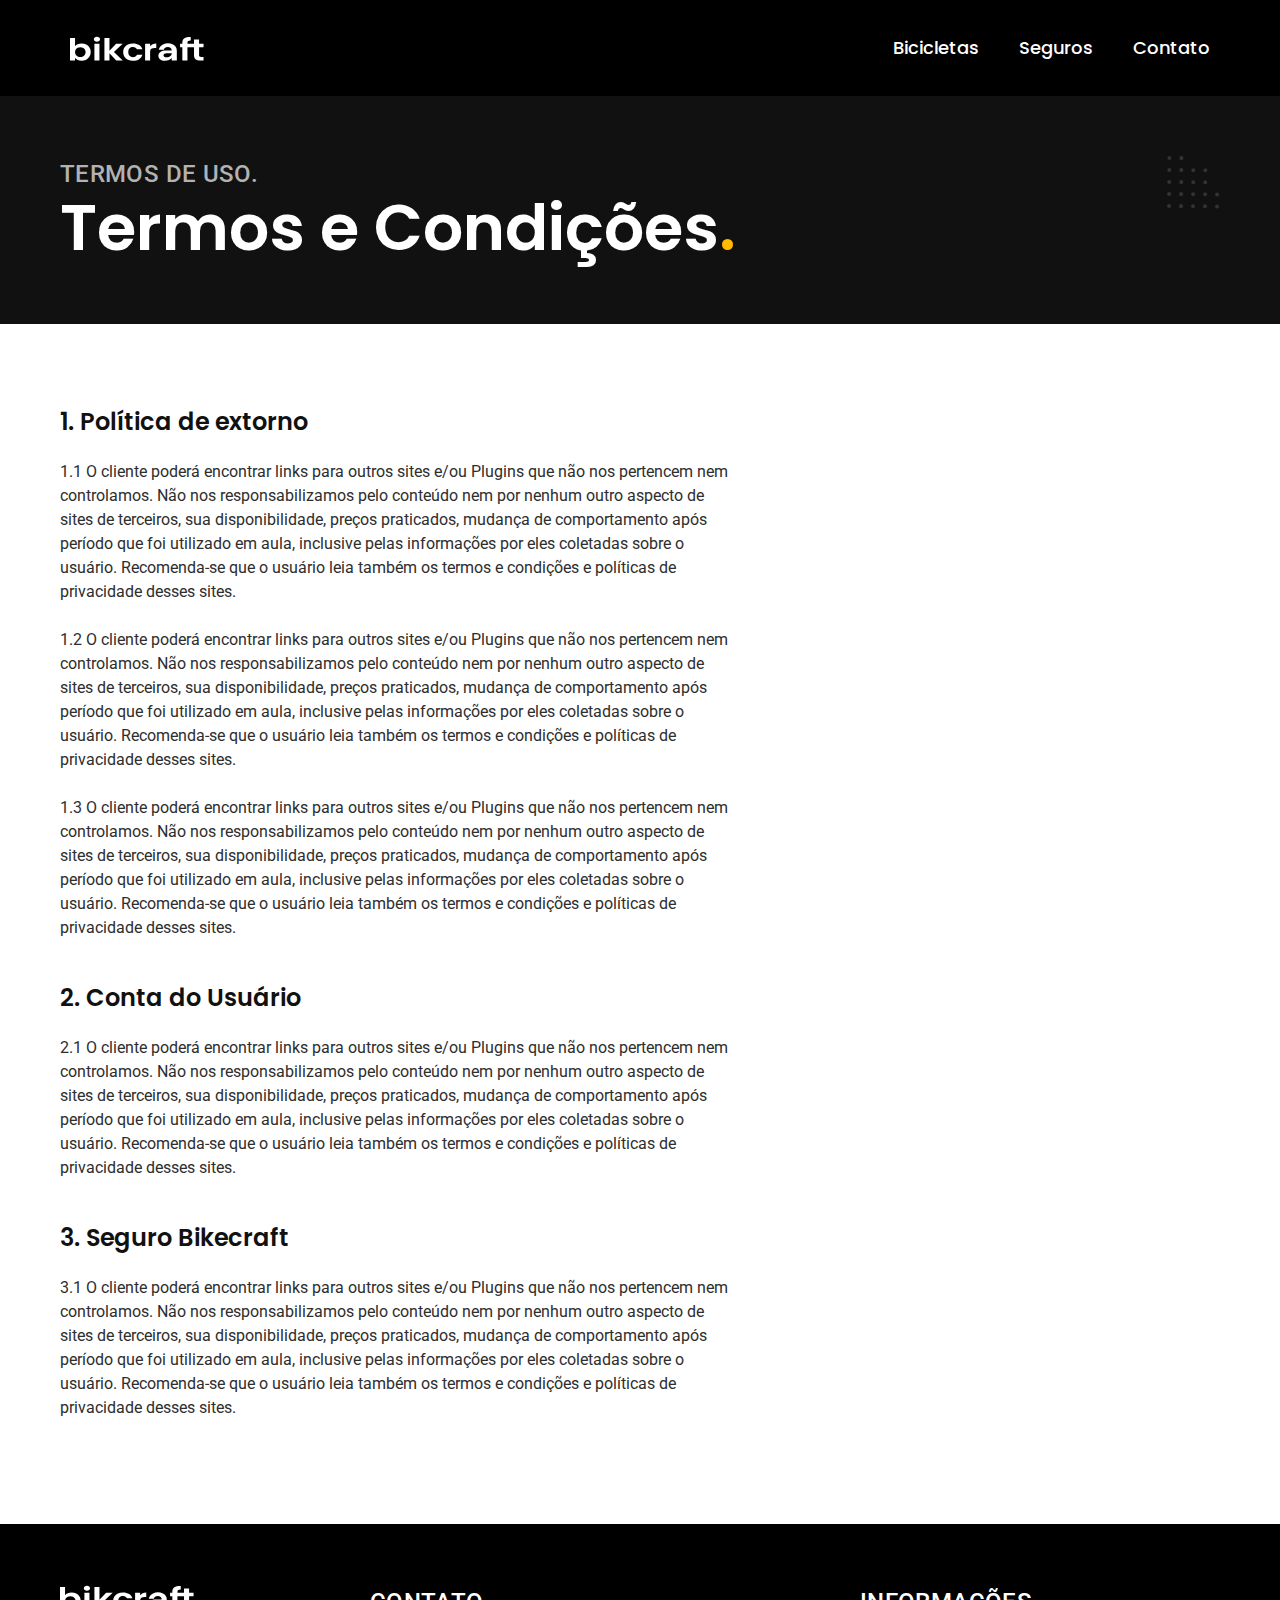
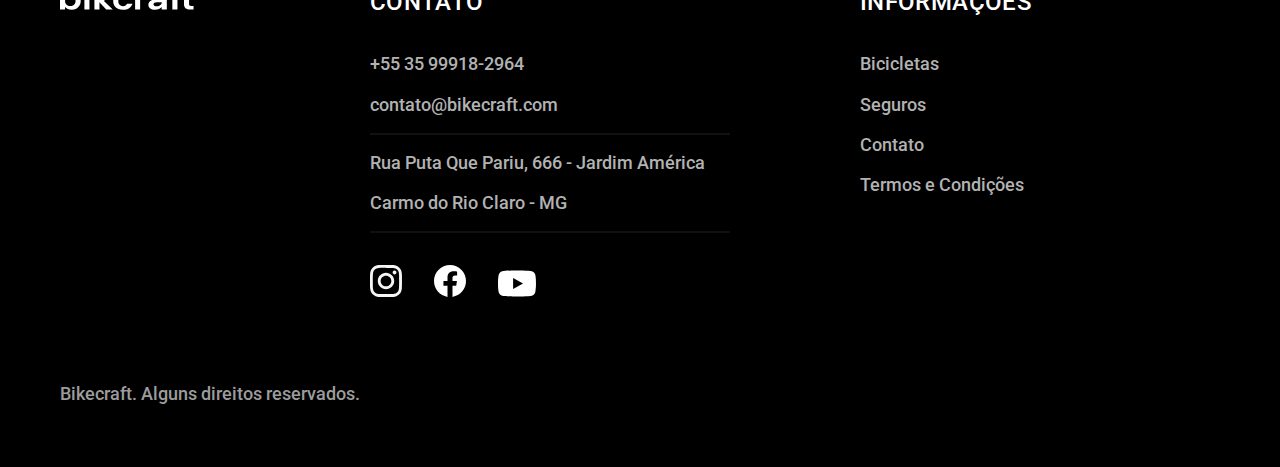
<file: termos.html>
<!DOCTYPE html>
<html lang="pt-br">

<head>
  <meta charset="UTF-8">
  <meta name="viewport" content="width=device-width, initial-scale=1.0">
  <meta name="description" content="Termos e Condições.">
  <title>Termos e Condições | Bikcraft</title>

  <link rel="stylesheet" href="./css/style.css">
  <link rel="preconnect" href="https://fonts.googleapis.com">
  <link rel="preconnect" href="https://fonts.gstatic.com" crossorigin>
  <link href="https://fonts.googleapis.com/css2?family=Merriweather:ital,wght@1,900&family=Poppins:wght@400;600&family=Roboto:wght@400;500&display=swap" rel="stylesheet">

</head>

<body id="termos">
  <header class="header-bg">
    <div class="header container">
      <a href="./">
        <img src="./img/bikcraft 2.svg" alt="Bikcraft">
      </a>
      <nav aria-label="primaria">
        <ul class="header-menu font-1-m cor-0">
          <li><a href="./bicicletas.html">Bicicletas</a></li>
          <li><a href="./seguros.html">Seguros</a></li>
          <li><a href="./contato.html">Contato</a></li>
        </ul>
      </nav>
    </div>
  </header>

  <main>
    <div class="titulo-bg">
      <div class="titulo container">
        <span class="font-2-l-b cor-5">Termos de Uso.</span>
        <h1 class="font-1-xxl cor-0">Termos e Condições<span class="cor-p1">.</span></h1>
      </div>
    </div>

    <div class="termos font-2-s cor-10 container">
      <h2 class="font-1-l cor-11">1. Política de extorno</h2>
      <p>1.1 O cliente poderá encontrar links para outros sites e/ou Plugins que não nos pertencem nem controlamos. Não nos responsabilizamos pelo conteúdo nem por nenhum outro aspecto de sites de terceiros, sua disponibilidade, preços praticados, mudança de comportamento após período que foi utilizado em aula, inclusive pelas informações por eles coletadas sobre o usuário. Recomenda-se que o usuário leia também os termos e condições e políticas de privacidade desses sites.</p>
      <p>1.2 O cliente poderá encontrar links para outros sites e/ou Plugins que não nos pertencem nem controlamos. Não nos responsabilizamos pelo conteúdo nem por nenhum outro aspecto de sites de terceiros, sua disponibilidade, preços praticados, mudança de comportamento após período que foi utilizado em aula, inclusive pelas informações por eles coletadas sobre o usuário. Recomenda-se que o usuário leia também os termos e condições e políticas de privacidade desses sites.</p>
      <p>1.3 O cliente poderá encontrar links para outros sites e/ou Plugins que não nos pertencem nem controlamos. Não nos responsabilizamos pelo conteúdo nem por nenhum outro aspecto de sites de terceiros, sua disponibilidade, preços praticados, mudança de comportamento após período que foi utilizado em aula, inclusive pelas informações por eles coletadas sobre o usuário. Recomenda-se que o usuário leia também os termos e condições e políticas de privacidade desses sites.</p>
      <h2 class="font-1-l cor-11">2. Conta do Usuário</h2>
      <p>2.1 O cliente poderá encontrar links para outros sites e/ou Plugins que não nos pertencem nem controlamos. Não nos responsabilizamos pelo conteúdo nem por nenhum outro aspecto de sites de terceiros, sua disponibilidade, preços praticados, mudança de comportamento após período que foi utilizado em aula, inclusive pelas informações por eles coletadas sobre o usuário. Recomenda-se que o usuário leia também os termos e condições e políticas de privacidade desses sites.</p>
      <h2 class="font-1-l cor-11">3. Seguro Bikecraft</h2>
      <p>3.1 O cliente poderá encontrar links para outros sites e/ou Plugins que não nos pertencem nem controlamos. Não nos responsabilizamos pelo conteúdo nem por nenhum outro aspecto de sites de terceiros, sua disponibilidade, preços praticados, mudança de comportamento após período que foi utilizado em aula, inclusive pelas informações por eles coletadas sobre o usuário. Recomenda-se que o usuário leia também os termos e condições e políticas de privacidade desses sites.</p>


      

    </div>
  </main>

  <footer class="footer-bg">
    <div class="footer container">
      <img src="./img/bikcraft 2.svg" alt="">
      <div class="footer-contato">
        <h3 class="font-2-l-b cor-0">Contato</h3>
        <ul class="cor-5 font-2-m">
          <li><a href="tel:+5535999999999">+55 35 99918-2964</a></li>
          <li><a href="mailto:contato2bikecraft.com">contato@bikecraft.com</a></li>
          <li> Rua Puta Que Pariu, 666 - Jardim América</li>
          <li>Carmo do Rio Claro - MG</li>
        </ul>
        <div class="footer-redes">
          <a href="./">
            <img src="./img/redes/instagram.svg" alt="Instagram">
          </a>
          <a href="./">
            <img src="./img/redes/facebook.svg" alt="Facebook">
          </a>
          <a href="./">
            <img src="./img/redes/youtube.svg" alt="Youtube">
          </a>
        </div>
      </div>
      <div class="footer-informações">
        <h3 class="font-2-l-b cor-0">Informações</h3>
        <nav>
          <ul class="font-2-m cor-5">
            <li><a href="./bicicletas.html">Bicicletas</a></li>
            <li><a href="./seguros.html">Seguros</a></li>
            <li><a href="./contato.html">Contato</a></li>
            <li><a href="./contato.html">Termos e Condições</a></li>
          </ul>
          </ul>
        </nav>
      </div>
      <p class=" footer-copy font-2-m cor-6">Bikecraft. Alguns direitos reservados.</p>
    </div>
  </footer>
</body>

</html>
</file>
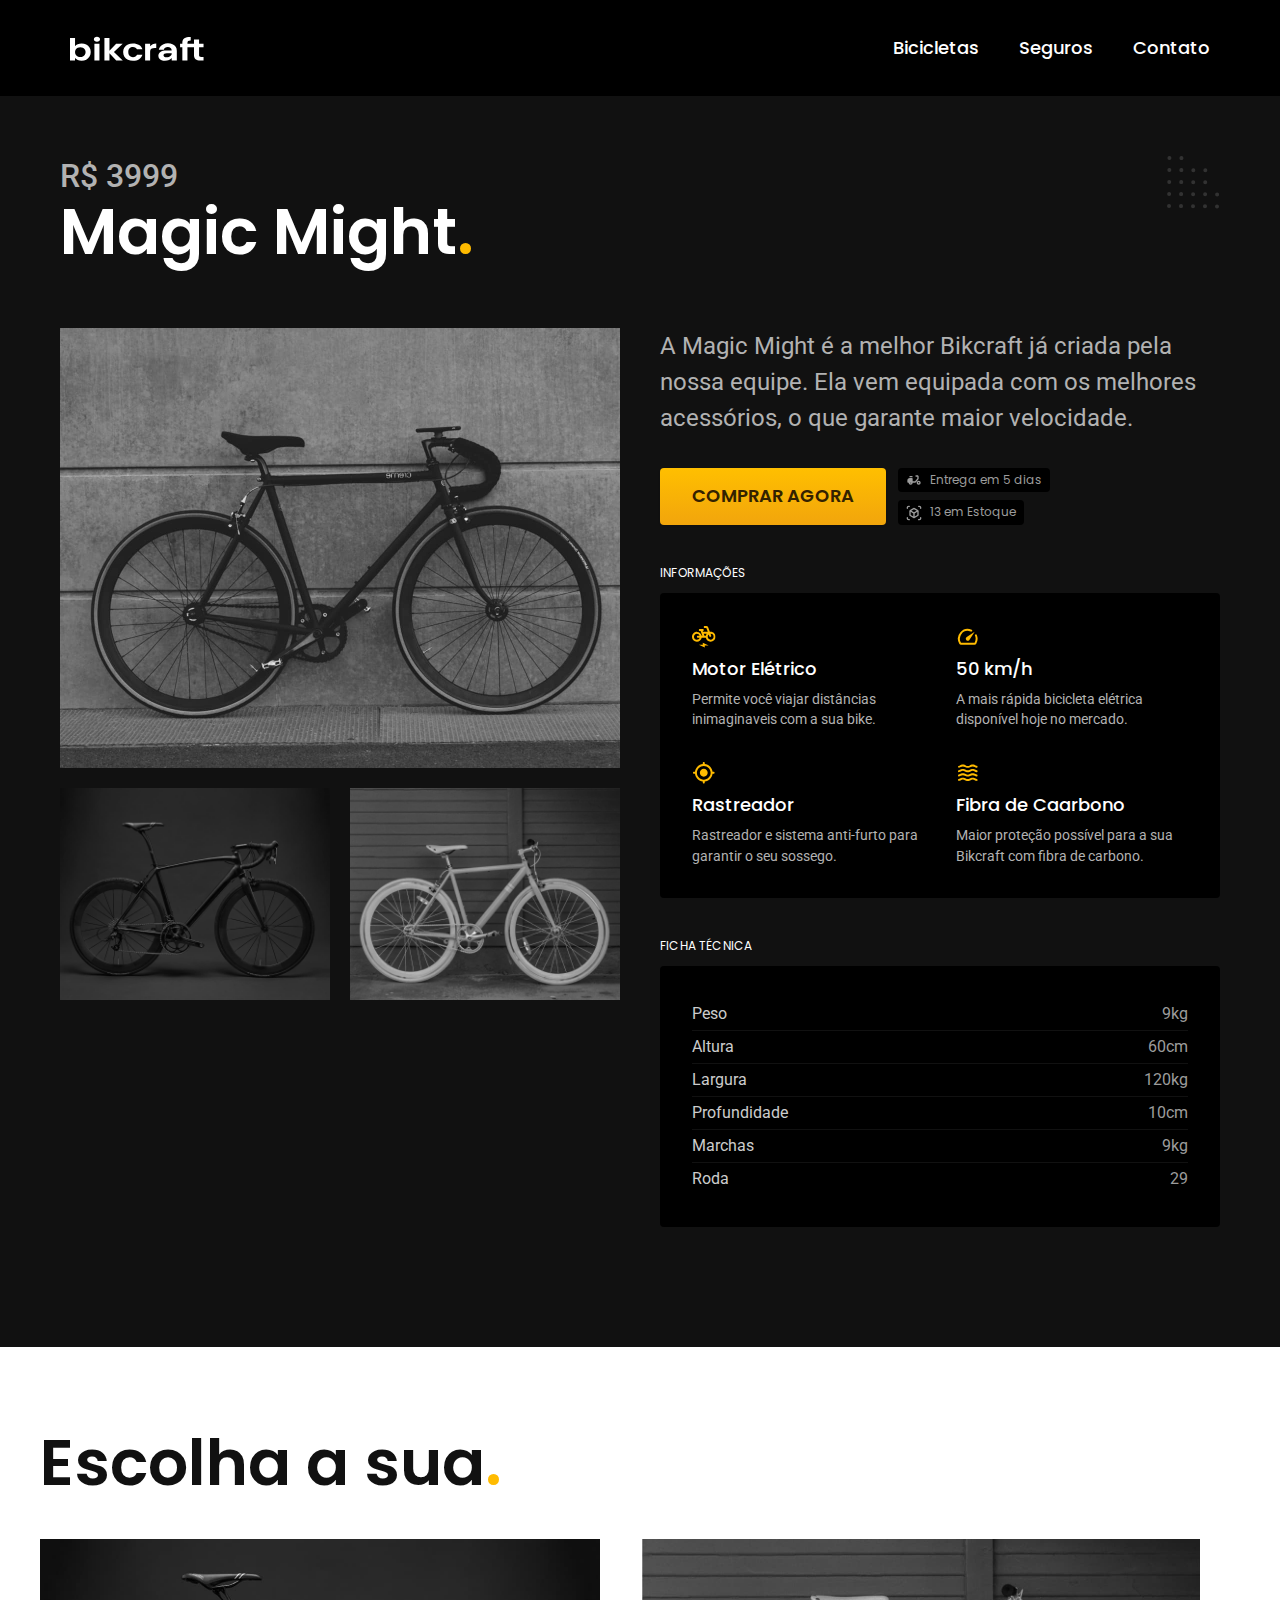
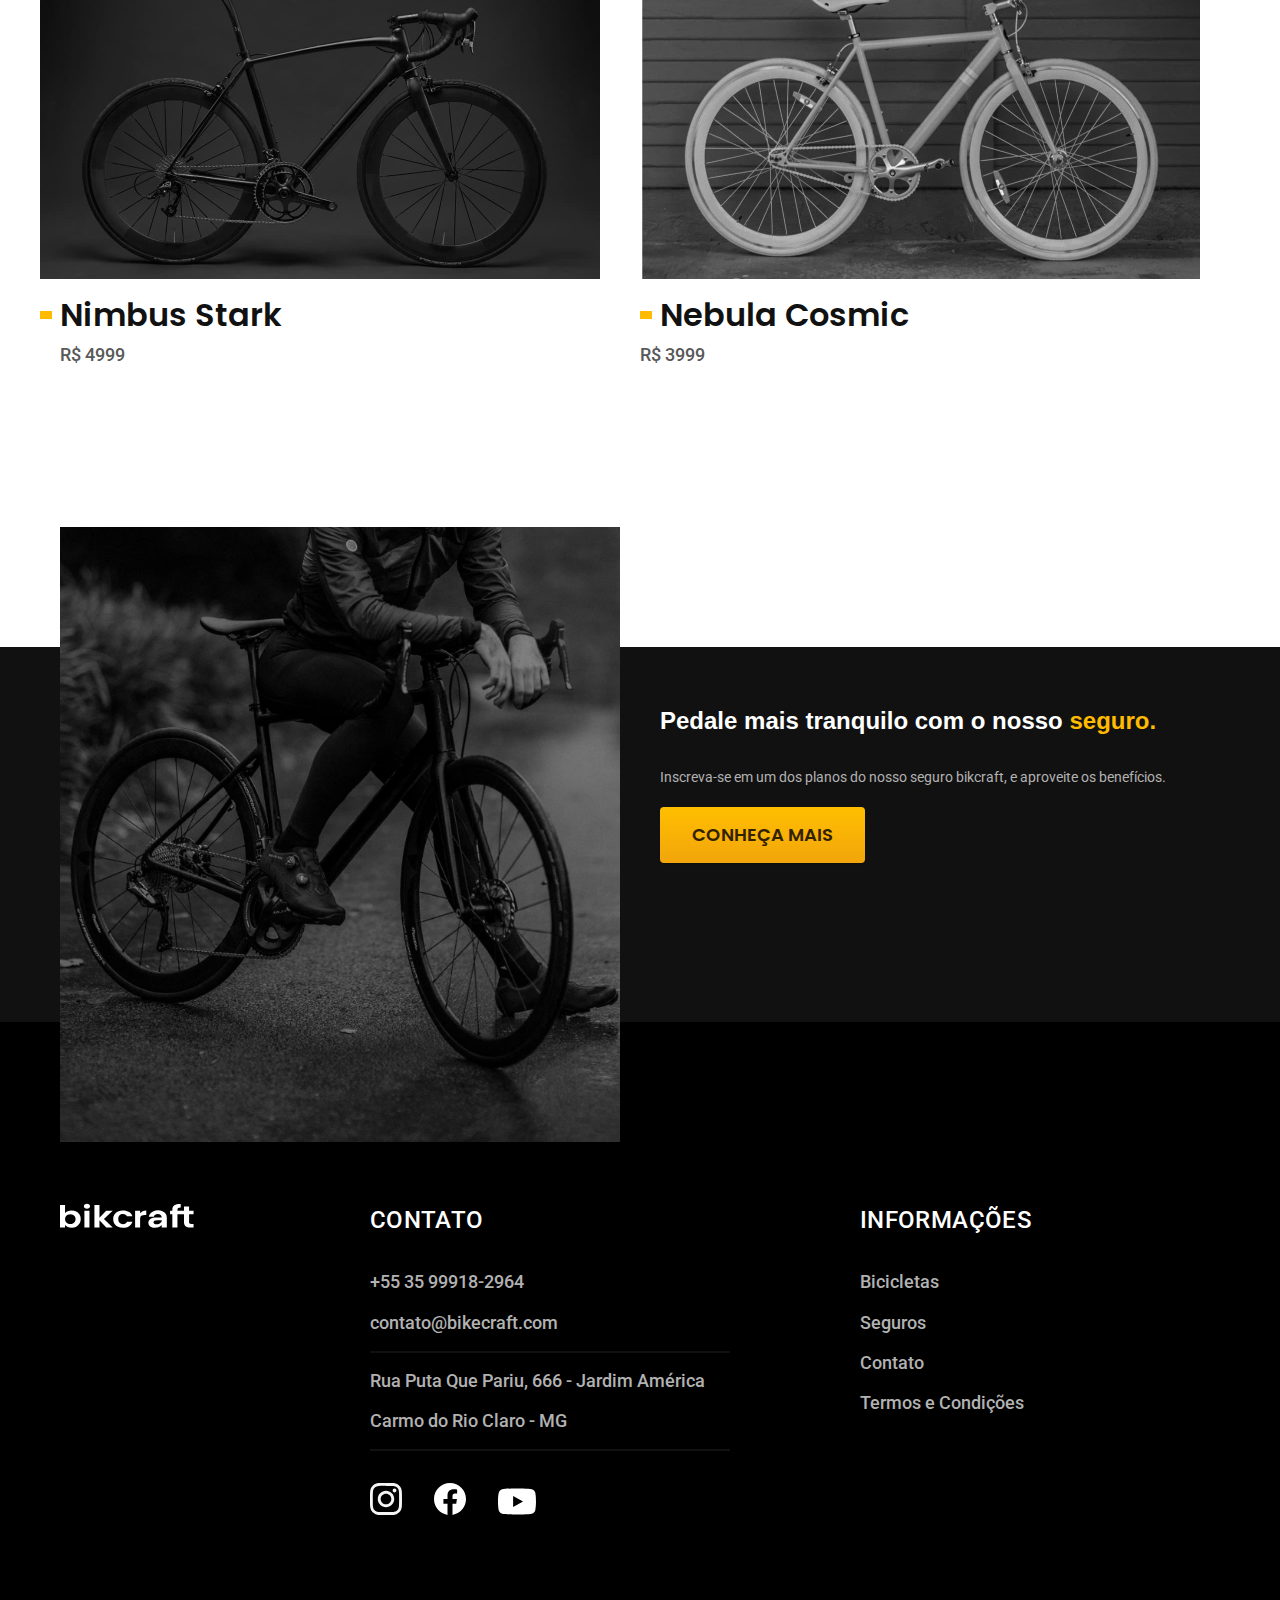
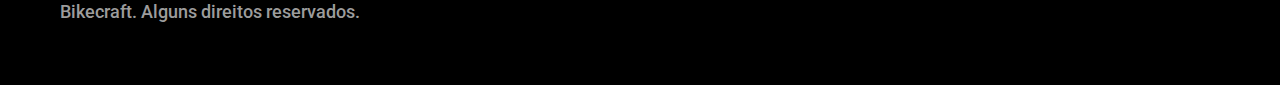
<file: bicicletas/magic.html>
<!DOCTYPE html>
<html lang="pt-br">

<head>
  <meta charset="UTF-8">
  <meta name="viewport" content="width=device-width, initial-scale=1.0">
  <meta name="description" content="Termos e Condições.">
  <title>Magic | Bikcraft</title>

  <link rel="stylesheet" href="../css/style.css">
  <link rel="preconnect" href="https://fonts.googleapis.com">
  <link rel="preconnect" href="https://fonts.gstatic.com" crossorigin>
  <link href="https://fonts.googleapis.com/css2?family=Merriweather:ital,wght@1,900&family=Poppins:wght@400;600&family=Roboto:wght@400;500&display=swap" rel="stylesheet">

</head>

<body id="termos">
  <header class="header-bg">
    <div class="header container">
      <a href="../">
        <img src="../img/bikcraft 2.svg" alt="Bikcraft">
      </a>
      <nav aria-label="primaria">
        <ul class="header-menu font-1-m cor-0">
          <li><a href="../bicicletas.html">Bicicletas</a></li>
          <li><a href="../seguros.html">Seguros</a></li>
          <li><a href="../contato.html">Contato</a></li>
        </ul>
      </nav>
    </div>
  </header>

  <main class="titulo-bg">
    <div>
      <div class="titulo container">
        <span class="font-2-xl cor-5">R$ 3999</span>
        <h1 class="font-1-xxl cor-0">Magic Might<span class="cor-p1">.</span></h1>
      </div>
    </div>
    <div class="bicicleta container">
      <div class="bicicleta-img">
        <img src="../img/bicicleta/nimbus2.jpg" alt="">
        <img src="../img/bicicleta/nimbus1.jpg" alt="">
        <img src="../img/bicicleta/nimbus3.jpg" alt="">
      </div>
      <div class="bicicleta-conteudo">
        <p class="font-2-l cor-5">A Magic Might é a melhor Bikcraft já criada pela nossa equipe. Ela vem equipada com os melhores acessórios, o que garante maior velocidade.</p>
        <div class="bicicleta-comprar">
          <a class="botao" href="../orcamento.html">Comprar Agora</a>
          <span class="font-1-xs cor-6"> <img src="../img/icones/entrega.svg" alt=""> Entrega em 5 dias</span>
          <span class="font-1-xs cor-6"> <img src="../img/icones/estoque.svg" alt=""> 13 em Estoque</span>
        </div>
        <h2 class="font-1-xs cor-0">Informações</h2>
        <ul class="bicicleta-informacoes">
          <li>
            <img src="../img/icones/eletrica.svg" alt="">
            <h3 class="font-1-m cor-0">Motor Elétrico</h3>
            <p class="font-2-xs cor-5">Permite você viajar distâncias inimaginaveis com a sua bike.
            </p>
          </li>
          <li>
            <img src="../img/icones/velocidade.svg" alt="">
            <h3 class="font-1-m cor-0">50 km/h</h3>
            <p class="font-2-xs cor-5">A mais rápida bicicleta elétrica disponível hoje no mercado.
            </p>
          </li>
          <li>
            <img src="../img/icones/rastreador.svg" alt="">
            <h3 class="font-1-m cor-0">Rastreador</h3>
            <p class="font-2-xs cor-5">Rastreador e sistema anti-furto para garantir o seu sossego.
            </p>
          </li>
          <li>
            <img src="../img/icones/carbono.svg" alt="">
            <h3 class="font-1-m cor-0">Fibra de Caarbono</h3>
            <p class="font-2-xs cor-5">Maior proteção possível para a sua Bikcraft com fibra de carbono.
            </p>
          </li>
        </ul>
        <h2 class="font-1-xs cor-0">Ficha Técnica</h2>
        <ul class="bicicleta-ficha font-2-s cor-4">
          <li>Peso<span>9kg</span></li>
          <li>Altura<span>60cm</span></li>
          <li>Largura<span>120kg</span></li>
          <li>Profundidade<span>10cm</span></li>
          <li>Marchas<span>9kg</span></li>
          <li>Roda<span>29</span></li>
        </ul>
      </div>
    </div>
  </main>

  <article class="bicicletas-lista container">
    <h2 class="font-1-xxl">Escolha a sua<span class="cor-p1">.</span></h2>
    <ul>
      <li>
        <a href="./nimbus.html">
          <img src="../img/bicicletas/nimbus.jpg" alt="Bicicleta preta">
          <h3 class="font-1-xl">Nimbus Stark</h3>
          <span class="font-2-m cor-8">R$ 4999</span>
        </a>
      </li>
      <a href="./nebula.html">
        <img src="../img/bicicletas/nebula.jpg" alt="Bicicleta preta">
        <h3 class="font-1-xl">Nebula Cosmic</h3>
        <span class="font-2-m cor-8">R$ 3999</span>
      </a>
      </li>
    </ul>
  </article>

  <article class="seguro-bg">
    <div class="seguro container">
      <div class="seguro-img">
        <img src="../img/fotos gerais/seguros.jpg" alt="Pessoa parada em cima de uma bicicleta">
      </div>
      <div class="seguro-conteudo">
        <h2 class="font-1xxl cor-0">Pedale mais tranquilo com o nosso <span class="cor-p1">seguro.</span></h2>
        <p class="cor-5 font-2-xs">Inscreva-se em um dos planos do nosso seguro bikcraft, e aproveite os benefícios.</p>
        <a class="botao" href="../seguros.html">Conheça Mais</a>
      </div>
    </div>
  </article>

  <footer class="footer-bg">
    <div class="footer container">
      <img src="../img/bikcraft 2.svg" alt="">
      <div class="footer-contato">
        <h3 class="font-2-l-b cor-0">Contato</h3>
        <ul class="cor-5 font-2-m">
          <li><a href="tel:+5535999999999">+55 35 99918-2964</a></li>
          <li><a href="mailto:contato2bikecraft.com">contato@bikecraft.com</a></li>
          <li> Rua Puta Que Pariu, 666 - Jardim América</li>
          <li>Carmo do Rio Claro - MG</li>
        </ul>
        <div class="footer-redes">
          <a href="../">
            <img src="../img/redes/instagram.svg" alt="Instagram">
          </a>
          <a href="../">
            <img src="../img/redes/facebook.svg" alt="Facebook">
          </a>
          <a href="../">
            <img src="../img/redes/youtube.svg" alt="Youtube">
          </a>
        </div>
      </div>
      <div class="footer-informações">
        <h3 class="font-2-l-b cor-0">Informações</h3>
        <nav>
          <ul class="font-2-m cor-5">
            <li><a href="../bicicletas.html">Bicicletas</a></li>
            <li><a href="../seguros.html">Seguros</a></li>
            <li><a href="../contato.html">Contato</a></li>
            <li><a href="../contato.html">Termos e Condições</a></li>
          </ul>
          </ul>
        </nav>
      </div>
      <p class=" footer-copy font-2-m cor-6">Bikecraft. Alguns direitos reservados.</p>
    </div>
  </footer>
</body>

</html>
</file>
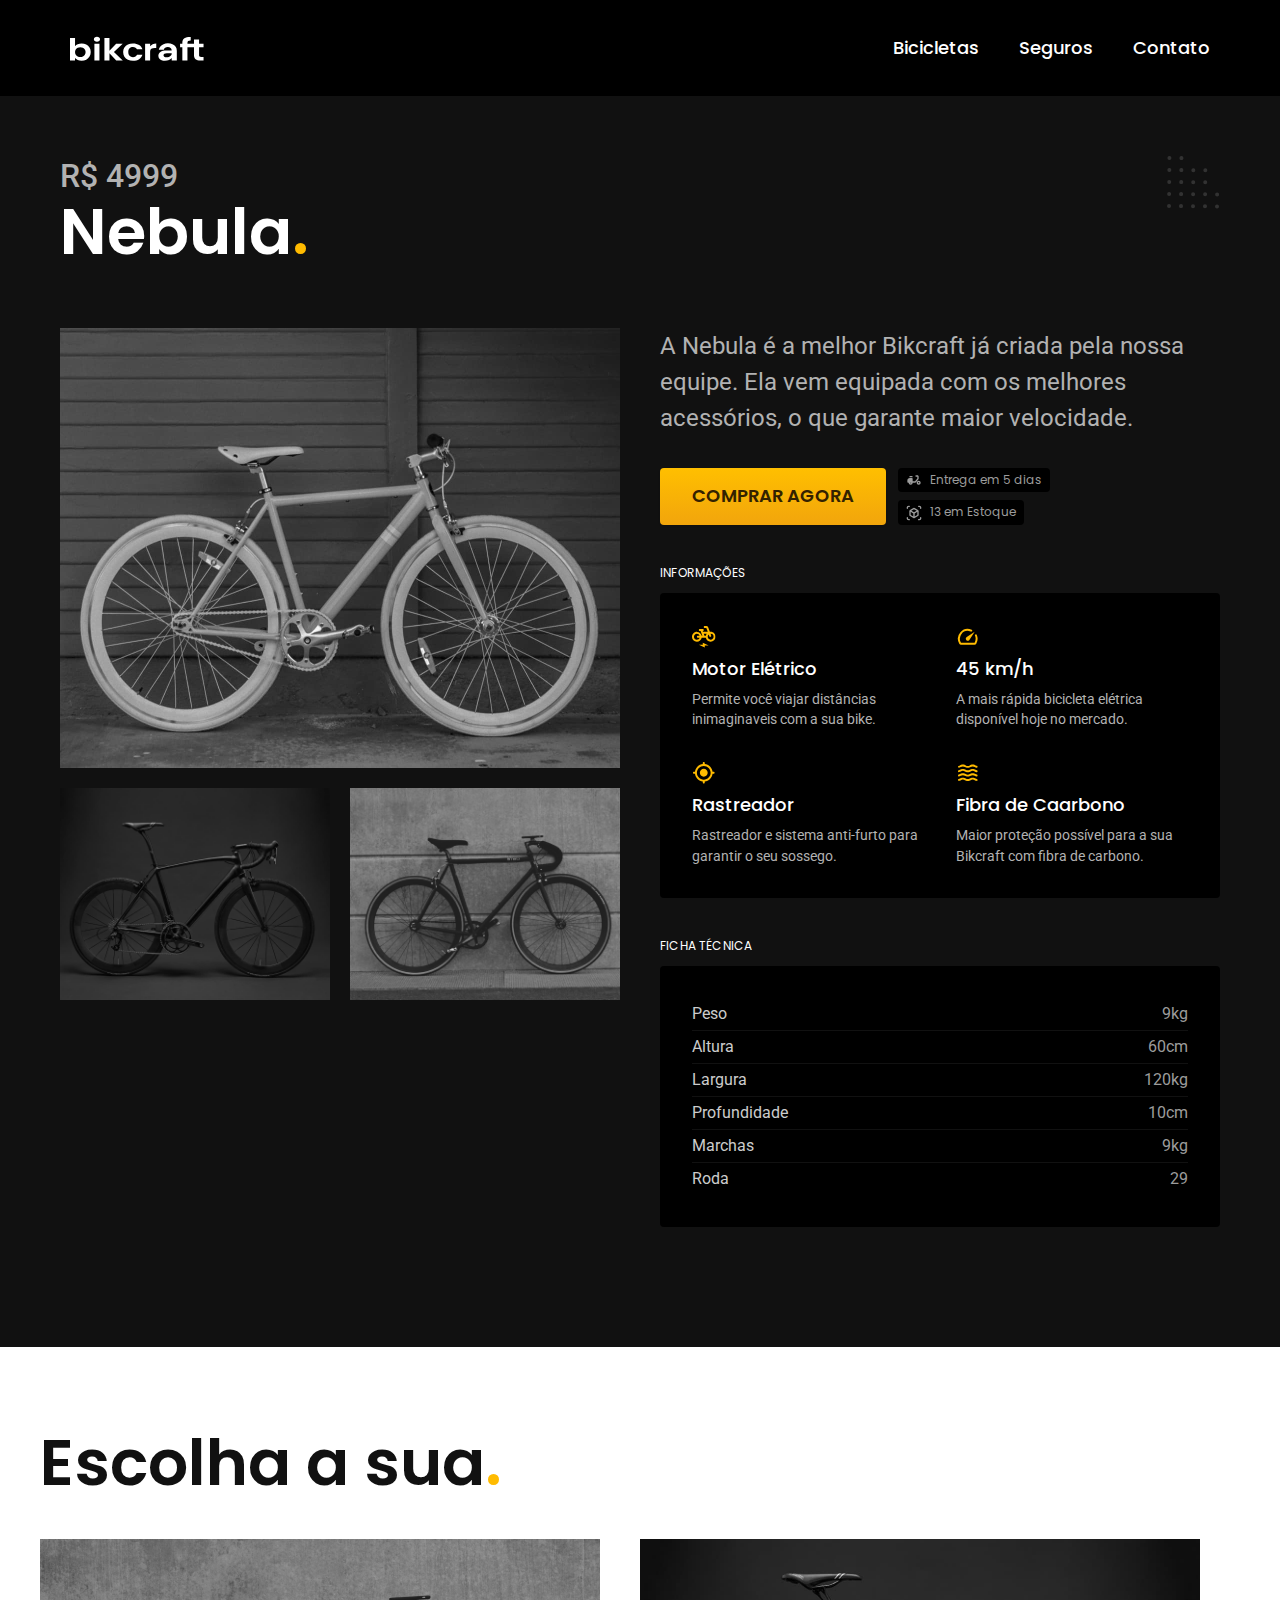
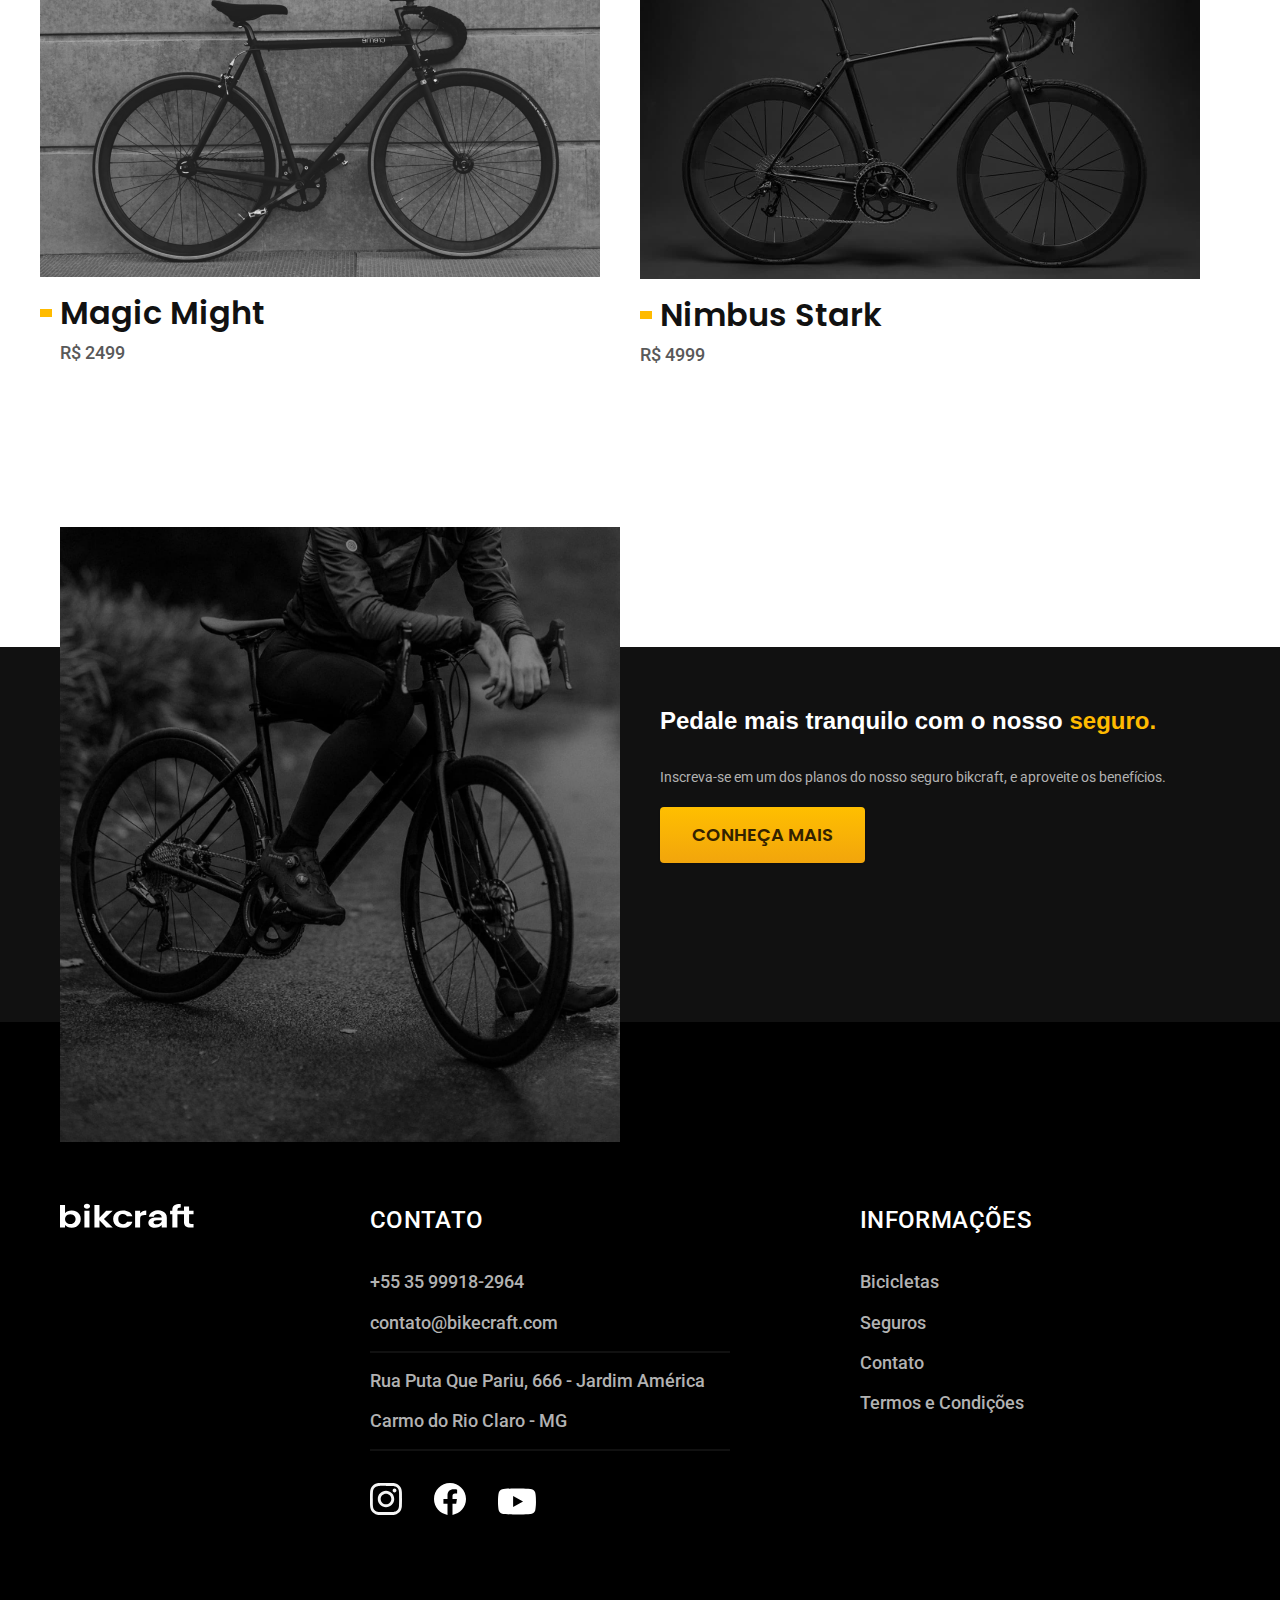
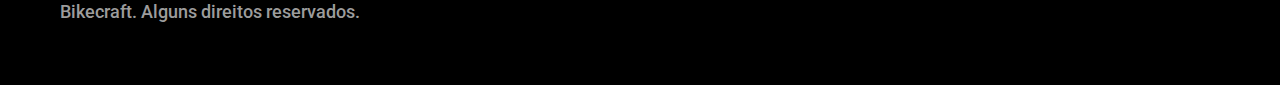
<file: bicicletas/nebula.html>
<!DOCTYPE html>
<html lang="pt-br">

<head>
  <meta charset="UTF-8">
  <meta name="viewport" content="width=device-width, initial-scale=1.0">
  <meta name="description" content="Termos e Condições.">
  <title>Nebula | Bikcraft</title>

  <link rel="stylesheet" href="../css/style.css">
  <link rel="preconnect" href="https://fonts.googleapis.com">
  <link rel="preconnect" href="https://fonts.gstatic.com" crossorigin>
  <link href="https://fonts.googleapis.com/css2?family=Merriweather:ital,wght@1,900&family=Poppins:wght@400;600&family=Roboto:wght@400;500&display=swap" rel="stylesheet">

</head>

<body id="termos">
  <header class="header-bg">
    <div class="header container">
      <a href="../">
        <img src="../img/bikcraft 2.svg" alt="Bikcraft">
      </a>
      <nav aria-label="primaria">
        <ul class="header-menu font-1-m cor-0">
          <li><a href="../bicicletas.html">Bicicletas</a></li>
          <li><a href="../seguros.html">Seguros</a></li>
          <li><a href="../contato.html">Contato</a></li>
        </ul>
      </nav>
    </div>
  </header>

  <main class="titulo-bg">
    <div>
      <div class="titulo container">
        <span class="font-2-xl cor-5">R$ 4999</span>
        <h1 class="font-1-xxl cor-0">Nebula<span class="cor-p1">.</span></h1>
      </div>
    </div>
    <div class="bicicleta container">
      <div class="bicicleta-img">
        <img src="../img/bicicleta/nimbus3.jpg" alt="">
        <img src="../img/bicicleta/nimbus1.jpg" alt="">
        <img src="../img/bicicleta/nimbus2.jpg" alt="">
      </div>
      <div class="bicicleta-conteudo">
        <p class="font-2-l cor-5">A Nebula é a melhor Bikcraft já criada pela nossa equipe. Ela vem equipada com os melhores acessórios, o que garante maior velocidade.</p>
        <div class="bicicleta-comprar">
          <a class="botao" href="../orcamento.html">Comprar Agora</a>
          <span class="font-1-xs cor-6"> <img src="../img/icones/entrega.svg" alt=""> Entrega em 5 dias</span>
          <span class="font-1-xs cor-6"> <img src="../img/icones/estoque.svg" alt=""> 13 em Estoque</span>
        </div>
        <h2 class="font-1-xs cor-0">Informações</h2>
        <ul class="bicicleta-informacoes">
          <li>
            <img src="../img/icones/eletrica.svg" alt="">
            <h3 class="font-1-m cor-0">Motor Elétrico</h3>
            <p class="font-2-xs cor-5">Permite você viajar distâncias inimaginaveis com a sua bike.
            </p>
          </li>
          <li>
            <img src="../img/icones/velocidade.svg" alt="">
            <h3 class="font-1-m cor-0">45 km/h</h3>
            <p class="font-2-xs cor-5">A mais rápida bicicleta elétrica disponível hoje no mercado.
            </p>
          </li>
          <li>
            <img src="../img/icones/rastreador.svg" alt="">
            <h3 class="font-1-m cor-0">Rastreador</h3>
            <p class="font-2-xs cor-5">Rastreador e sistema anti-furto para garantir o seu sossego.
            </p>
          </li>
          <li>
            <img src="../img/icones/carbono.svg" alt="">
            <h3 class="font-1-m cor-0">Fibra de Caarbono</h3>
            <p class="font-2-xs cor-5">Maior proteção possível para a sua Bikcraft com fibra de carbono.
            </p>
          </li>
        </ul>
        <h2 class="font-1-xs cor-0">Ficha Técnica</h2>
        <ul class="bicicleta-ficha font-2-s cor-4">
          <li>Peso<span>9kg</span></li>
          <li>Altura<span>60cm</span></li>
          <li>Largura<span>120kg</span></li>
          <li>Profundidade<span>10cm</span></li>
          <li>Marchas<span>9kg</span></li>
          <li>Roda<span>29</span></li>
        </ul>
      </div>
    </div>
  </main>

  <article class="bicicletas-lista container">
    <h2 class="font-1-xxl">Escolha a sua<span class="cor-p1">.</span></h2>
    <ul>
      <li>
        <a href="./magic.html">
          <img src="../img/bicicletas/magic.jpg" alt="Bicicleta preta">
          <h3 class="font-1-xl">Magic Might</h3>
          <span class="font-2-m cor-8">R$ 2499</span>
        </a>
      </li>
      <a href="./nebula.html">
        <img src="../img/bicicletas/nimbus.jpg" alt="Bicicleta preta">
        <h3 class="font-1-xl">Nimbus Stark</h3>
        <span class="font-2-m cor-8">R$ 4999</span>
      </a>
      </li>
    </ul>
  </article>

  <article class="seguro-bg">
    <div class="seguro container">
      <div class="seguro-img">
        <img src="../img/fotos gerais/seguros.jpg" alt="Pessoa parada em cima de uma bicicleta">
      </div>
      <div class="seguro-conteudo">
        <h2 class="font-1xxl cor-0">Pedale mais tranquilo com o nosso <span class="cor-p1">seguro.</span></h2>
        <p class="cor-5 font-2-xs">Inscreva-se em um dos planos do nosso seguro bikcraft, e aproveite os benefícios.</p>
        <a class="botao" href="../seguros.html">Conheça Mais</a>
      </div>
    </div>
  </article>

  <footer class="footer-bg">
    <div class="footer container">
      <img src="../img/bikcraft 2.svg" alt="">
      <div class="footer-contato">
        <h3 class="font-2-l-b cor-0">Contato</h3>
        <ul class="cor-5 font-2-m">
          <li><a href="tel:+5535999999999">+55 35 99918-2964</a></li>
          <li><a href="mailto:contato2bikecraft.com">contato@bikecraft.com</a></li>
          <li> Rua Puta Que Pariu, 666 - Jardim América</li>
          <li>Carmo do Rio Claro - MG</li>
        </ul>
        <div class="footer-redes">
          <a href="../">
            <img src="../img/redes/instagram.svg" alt="Instagram">
          </a>
          <a href="../">
            <img src="../img/redes/facebook.svg" alt="Facebook">
          </a>
          <a href="../">
            <img src="../img/redes/youtube.svg" alt="Youtube">
          </a>
        </div>
      </div>
      <div class="footer-informações">
        <h3 class="font-2-l-b cor-0">Informações</h3>
        <nav>
          <ul class="font-2-m cor-5">
            <li><a href="../bicicletas.html">Bicicletas</a></li>
            <li><a href="../seguros.html">Seguros</a></li>
            <li><a href="../contato.html">Contato</a></li>
            <li><a href="../contato.html">Termos e Condições</a></li>
          </ul>
          </ul>
        </nav>
      </div>
      <p class=" footer-copy font-2-m cor-6">Bikecraft. Alguns direitos reservados.</p>
    </div>
  </footer>
</body>

</html>
</file>
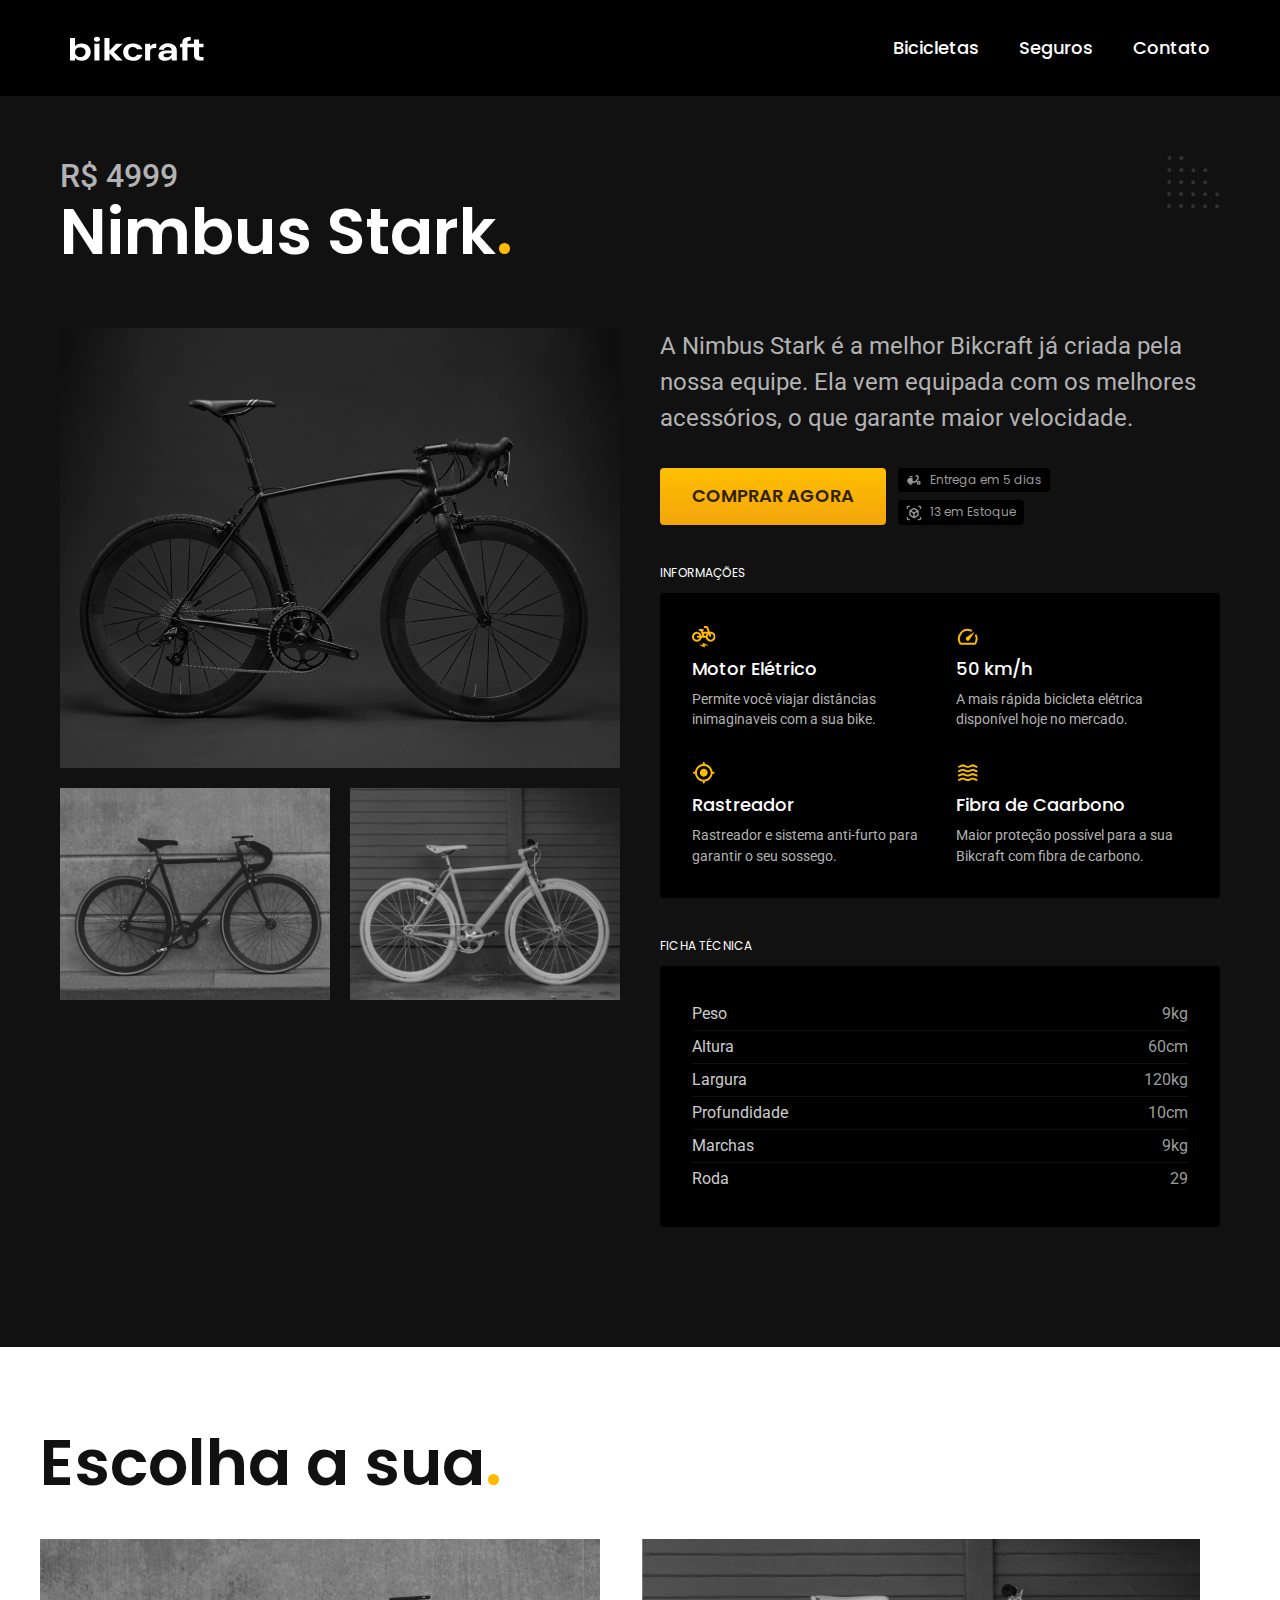
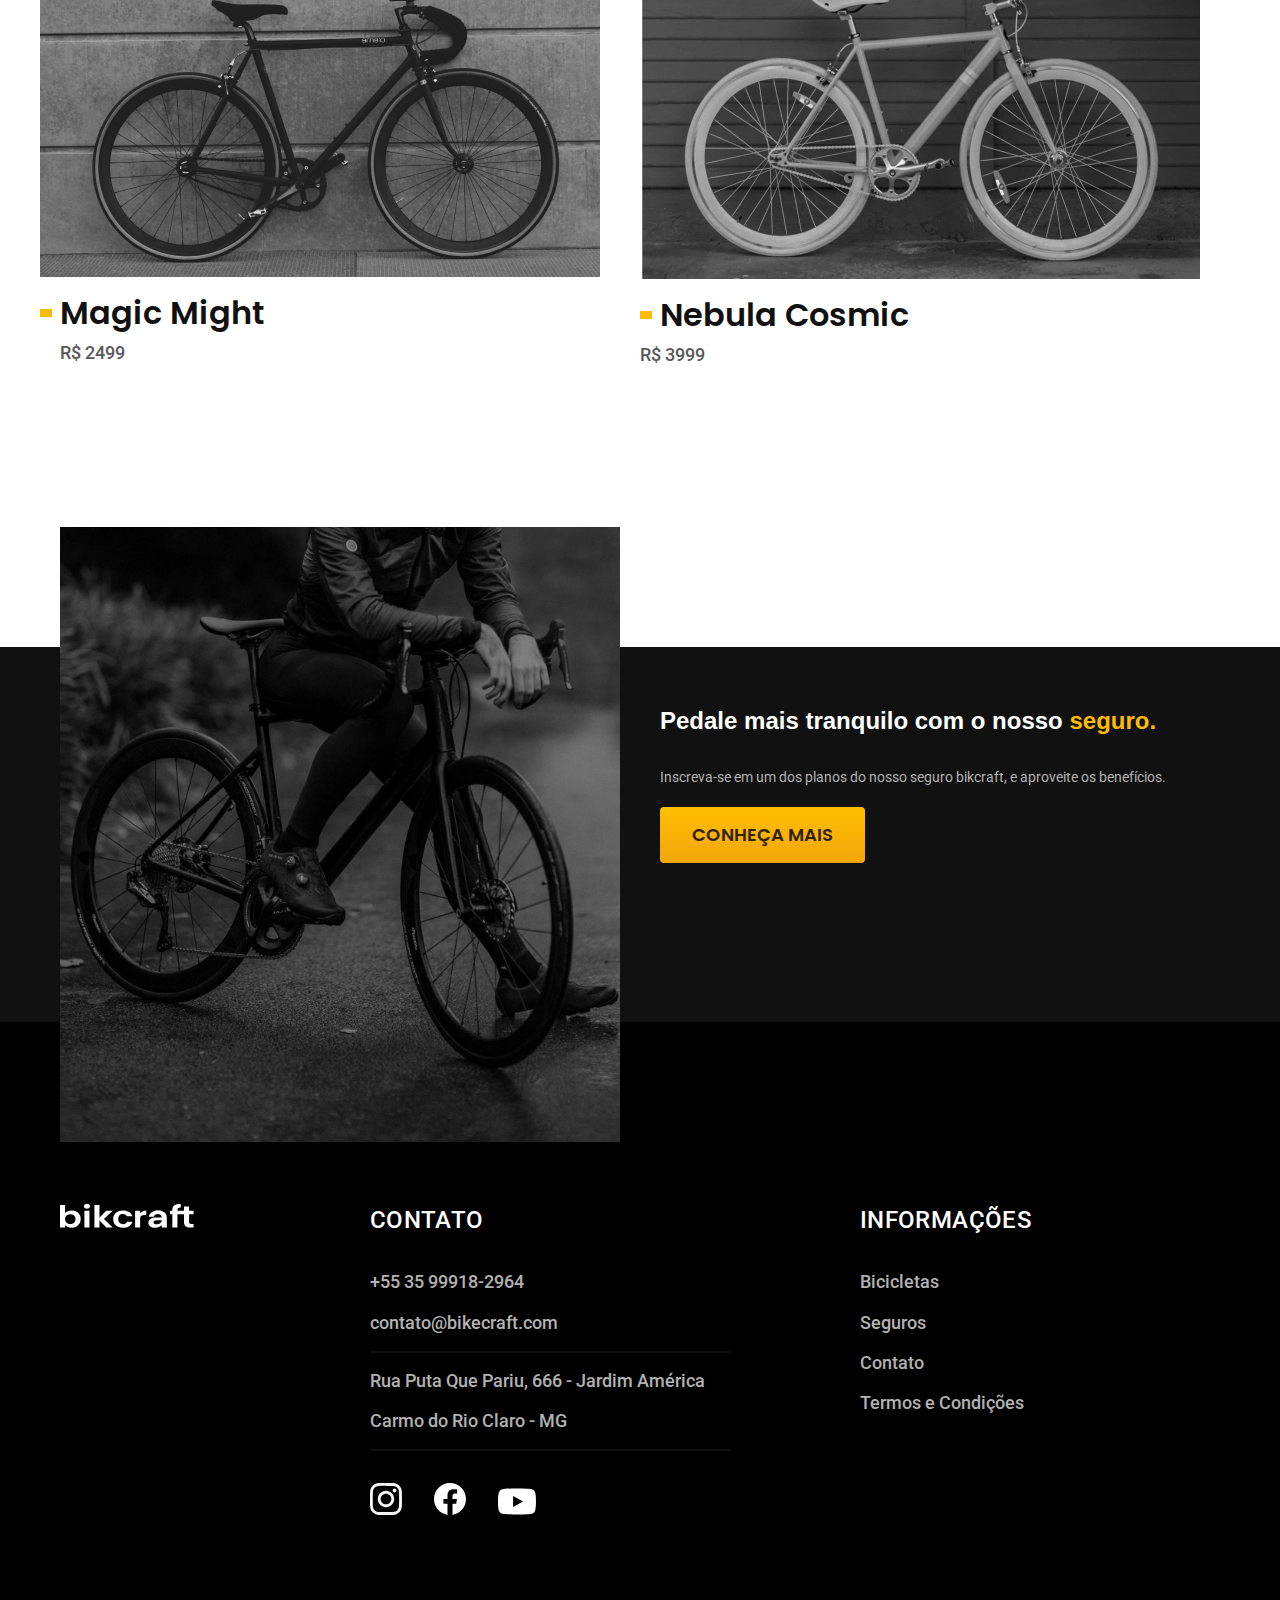
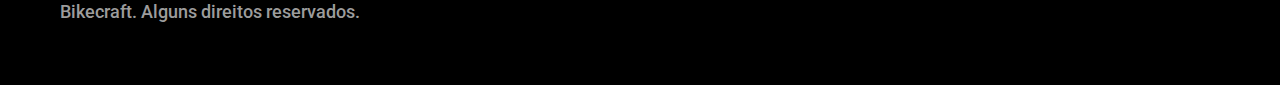
<file: bicicletas/nimbus.html>
<!DOCTYPE html>
<html lang="pt-br">

<head>
  <meta charset="UTF-8">
  <meta name="viewport" content="width=device-width, initial-scale=1.0">
  <meta name="description" content="Termos e Condições.">
  <title>Nimbus | Bikcraft</title>

  <link rel="stylesheet" href="../css/style.css">
  <link rel="preconnect" href="https://fonts.googleapis.com">
  <link rel="preconnect" href="https://fonts.gstatic.com" crossorigin>
  <link href="https://fonts.googleapis.com/css2?family=Merriweather:ital,wght@1,900&family=Poppins:wght@400;600&family=Roboto:wght@400;500&display=swap" rel="stylesheet">

</head>

<body id="termos">
  <header class="header-bg">
    <div class="header container">
      <a href="../">
        <img src="../img/bikcraft 2.svg" alt="Bikcraft">
      </a>
      <nav aria-label="primaria">
        <ul class="header-menu font-1-m cor-0">
          <li><a href="../bicicletas.html">Bicicletas</a></li>
          <li><a href="../seguros.html">Seguros</a></li>
          <li><a href="../contato.html">Contato</a></li>
        </ul>
      </nav>
    </div>
  </header>

  <main class="titulo-bg">
    <div>
      <div class="titulo container">
        <span class="font-2-xl cor-5">R$ 4999</span>
        <h1 class="font-1-xxl cor-0">Nimbus Stark<span class="cor-p1">.</span></h1>
      </div>
    </div>
    <div class="bicicleta container">
      <div class="bicicleta-img">
        <img src="../img/bicicleta/nimbus1.jpg" alt="">
        <img src="../img/bicicleta/nimbus2.jpg" alt="">
        <img src="../img/bicicleta/nimbus3.jpg" alt="">
      </div>
      <div class="bicicleta-conteudo">
        <p class="font-2-l cor-5">A Nimbus Stark é a melhor Bikcraft já criada pela nossa equipe. Ela vem equipada com os melhores acessórios, o que garante maior velocidade.</p>
        <div class="bicicleta-comprar">
          <a class="botao" href="../orcamento.html">Comprar Agora</a>
          <span class="font-1-xs cor-6"> <img src="../img/icones/entrega.svg" alt=""> Entrega em 5 dias</span>
          <span class="font-1-xs cor-6"> <img src="../img/icones/estoque.svg" alt=""> 13 em Estoque</span>
        </div>
        <h2 class="font-1-xs cor-0">Informações</h2>
        <ul class="bicicleta-informacoes">
          <li>
            <img src="../img/icones/eletrica.svg" alt="">
            <h3 class="font-1-m cor-0">Motor Elétrico</h3>
            <p class="font-2-xs cor-5">Permite você viajar distâncias inimaginaveis com a sua bike.
            </p>
          </li>
          <li>
            <img src="../img/icones/velocidade.svg" alt="">
            <h3 class="font-1-m cor-0">50 km/h</h3>
            <p class="font-2-xs cor-5">A mais rápida bicicleta elétrica disponível hoje no mercado.
            </p>
          </li>
          <li>
            <img src="../img/icones/rastreador.svg" alt="">
            <h3 class="font-1-m cor-0">Rastreador</h3>
            <p class="font-2-xs cor-5">Rastreador e sistema anti-furto para garantir o seu sossego.
            </p>
          </li>
          <li>
            <img src="../img/icones/carbono.svg" alt="">
            <h3 class="font-1-m cor-0">Fibra de Caarbono</h3>
            <p class="font-2-xs cor-5">Maior proteção possível para a sua Bikcraft com fibra de carbono.
            </p>
          </li>
        </ul>
        <h2 class="font-1-xs cor-0">Ficha Técnica</h2>
        <ul class="bicicleta-ficha font-2-s cor-4">
          <li>Peso<span>9kg</span></li>
          <li>Altura<span>60cm</span></li>
          <li>Largura<span>120kg</span></li>
          <li>Profundidade<span>10cm</span></li>
          <li>Marchas<span>9kg</span></li>
          <li>Roda<span>29</span></li>
        </ul>
      </div>
    </div>
  </main>

  <article class="bicicletas-lista container">
    <h2 class="font-1-xxl">Escolha a sua<span class="cor-p1">.</span></h2>
    <ul>
      <li>
        <a href="./magic.html">
          <img src="../img/bicicletas/magic.jpg" alt="Bicicleta preta">
          <h3 class="font-1-xl">Magic Might</h3>
          <span class="font-2-m cor-8">R$ 2499</span>
        </a>
      </li>
      <a href="./nebula.html">
        <img src="../img/bicicletas/nebula.jpg" alt="Bicicleta preta">
        <h3 class="font-1-xl">Nebula Cosmic</h3>
        <span class="font-2-m cor-8">R$ 3999</span>
      </a>
      </li>
    </ul>
  </article>

  <article class="seguro-bg">
    <div class="seguro container">
      <div class="seguro-img">
        <img src="../img/fotos gerais/seguros.jpg" alt="Pessoa parada em cima de uma bicicleta">
      </div>
      <div class="seguro-conteudo">
        <h2 class="font-1xxl cor-0">Pedale mais tranquilo com o nosso <span class="cor-p1">seguro.</span></h2>
        <p class="cor-5 font-2-xs">Inscreva-se em um dos planos do nosso seguro bikcraft, e aproveite os benefícios.</p>
        <a class="botao" href="../seguros.html">Conheça Mais</a>
      </div>
    </div>
  </article>

  <footer class="footer-bg">
    <div class="footer container">
      <img src="../img/bikcraft 2.svg" alt="">
      <div class="footer-contato">
        <h3 class="font-2-l-b cor-0">Contato</h3>
        <ul class="cor-5 font-2-m">
          <li><a href="tel:+5535999999999">+55 35 99918-2964</a></li>
          <li><a href="mailto:contato2bikecraft.com">contato@bikecraft.com</a></li>
          <li> Rua Puta Que Pariu, 666 - Jardim América</li>
          <li>Carmo do Rio Claro - MG</li>
        </ul>
        <div class="footer-redes">
          <a href="../">
            <img src="../img/redes/instagram.svg" alt="Instagram">
          </a>
          <a href="../">
            <img src="../img/redes/facebook.svg" alt="Facebook">
          </a>
          <a href="../">
            <img src="../img/redes/youtube.svg" alt="Youtube">
          </a>
        </div>
      </div>
      <div class="footer-informações">
        <h3 class="font-2-l-b cor-0">Informações</h3>
        <nav>
          <ul class="font-2-m cor-5">
            <li><a href="../bicicletas.html">Bicicletas</a></li>
            <li><a href="../seguros.html">Seguros</a></li>
            <li><a href="../contato.html">Contato</a></li>
            <li><a href="../contato.html">Termos e Condições</a></li>
          </ul>
          </ul>
        </nav>
      </div>
      <p class=" footer-copy font-2-m cor-6">Bikecraft. Alguns direitos reservados.</p>
    </div>
  </footer>
</body>

</html>
</file>
<file: css/style.css>
/* Utilidades */
@import "./utilidades/tipografia.css";
@import "./utilidades/cores.css";
@import "./utilidades/componente.css";
@import "./utilidades/formulario.css";

/* Global */
@import "./global/header.css";
@import "./global/global.css";
@import "./global/footer.css";

/* Home */
@import "./home/introducao.css";
@import "./home/tecnologia.css";
@import "./home/parceiros.css";
@import "./home/depoimento.css";

/* Bicicletas */
@import "./bicicletas/bicicletas-lista.css";
@import "./bicicletas/bicicletas.css";

/* Bicicleta */
@import "./bicicleta/bicicleta.css";
@import "./bicicleta/seguro.css";


/*Seguros*/
@import "./seguros/seguros.css";
@import "./seguros/vantagens.css";
@import "./seguros/perguntas.css";

/*contato*/
@import "./contato/contato.css";
@import "./contato/lojas.css";

/*orcamento*/
@import "./orcamento/orcamento.css";


/*termos*/
@import "./termos/termos.css"
</file>
